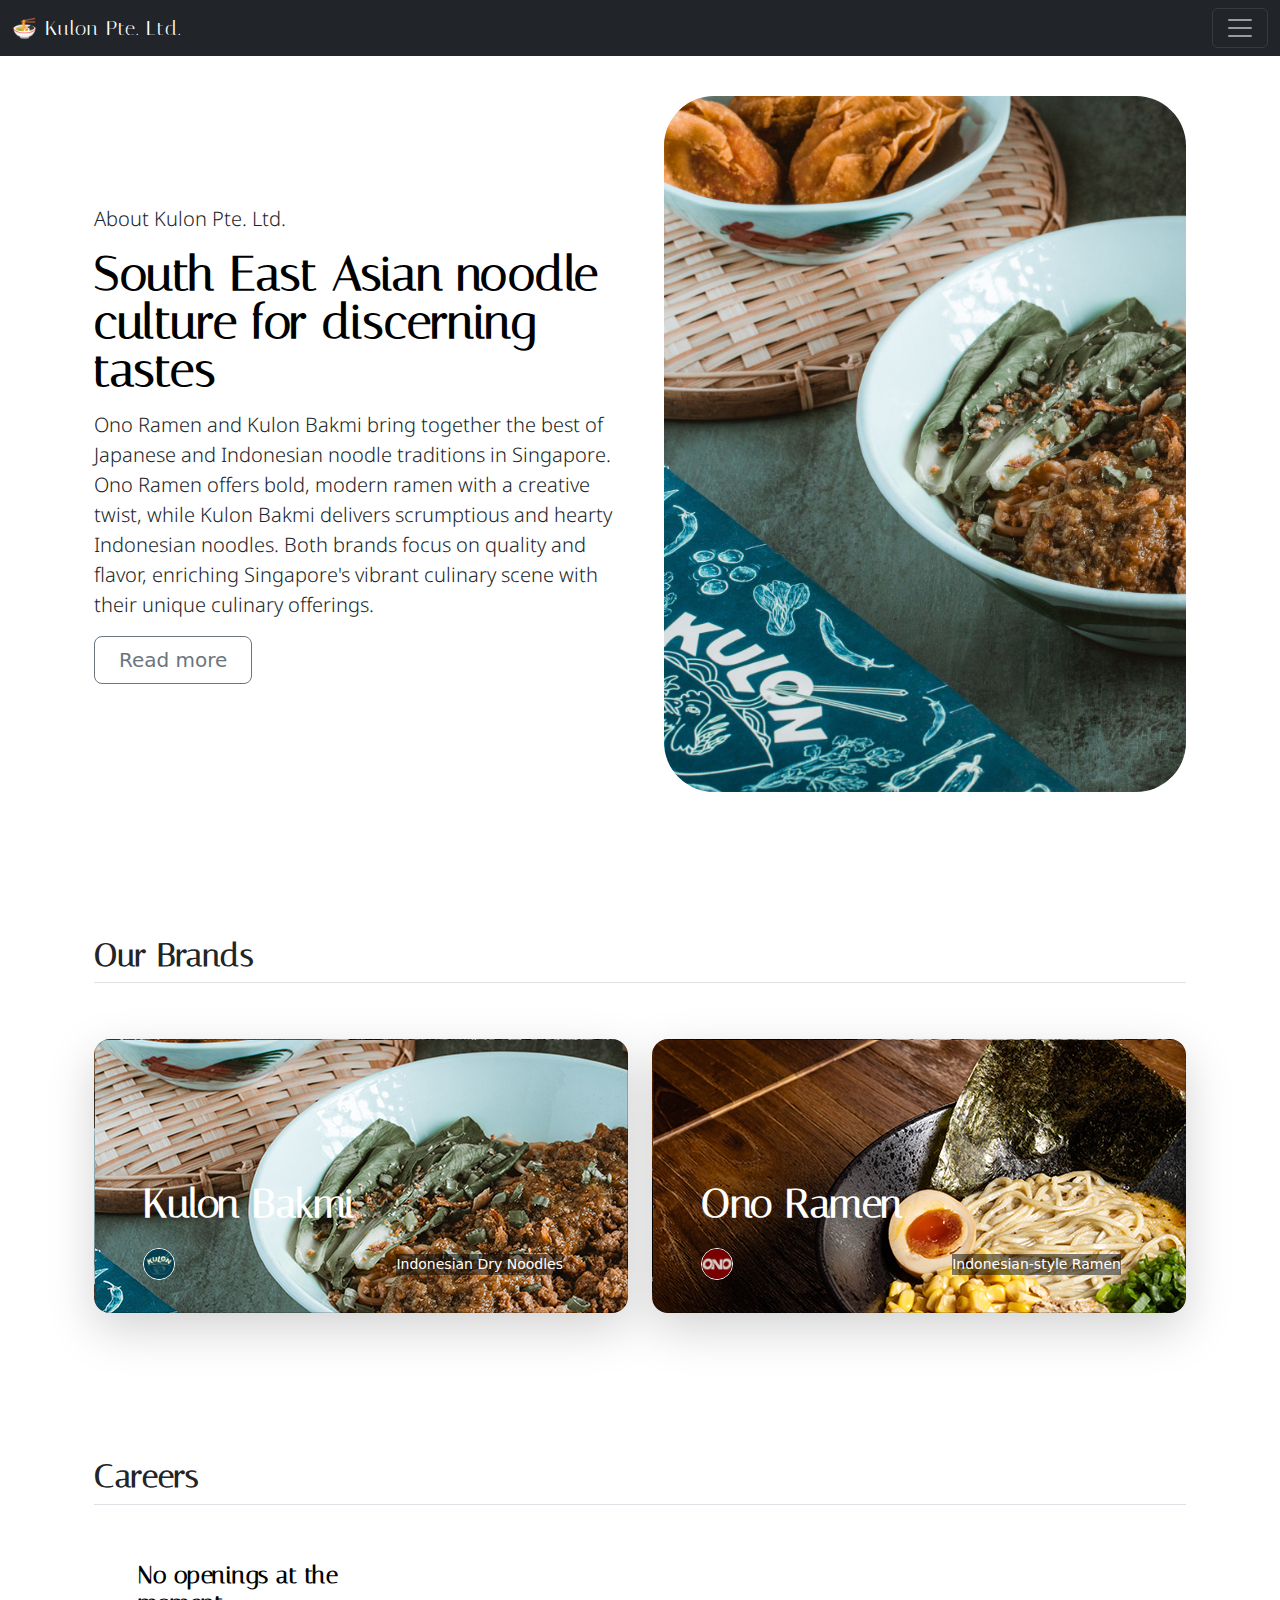
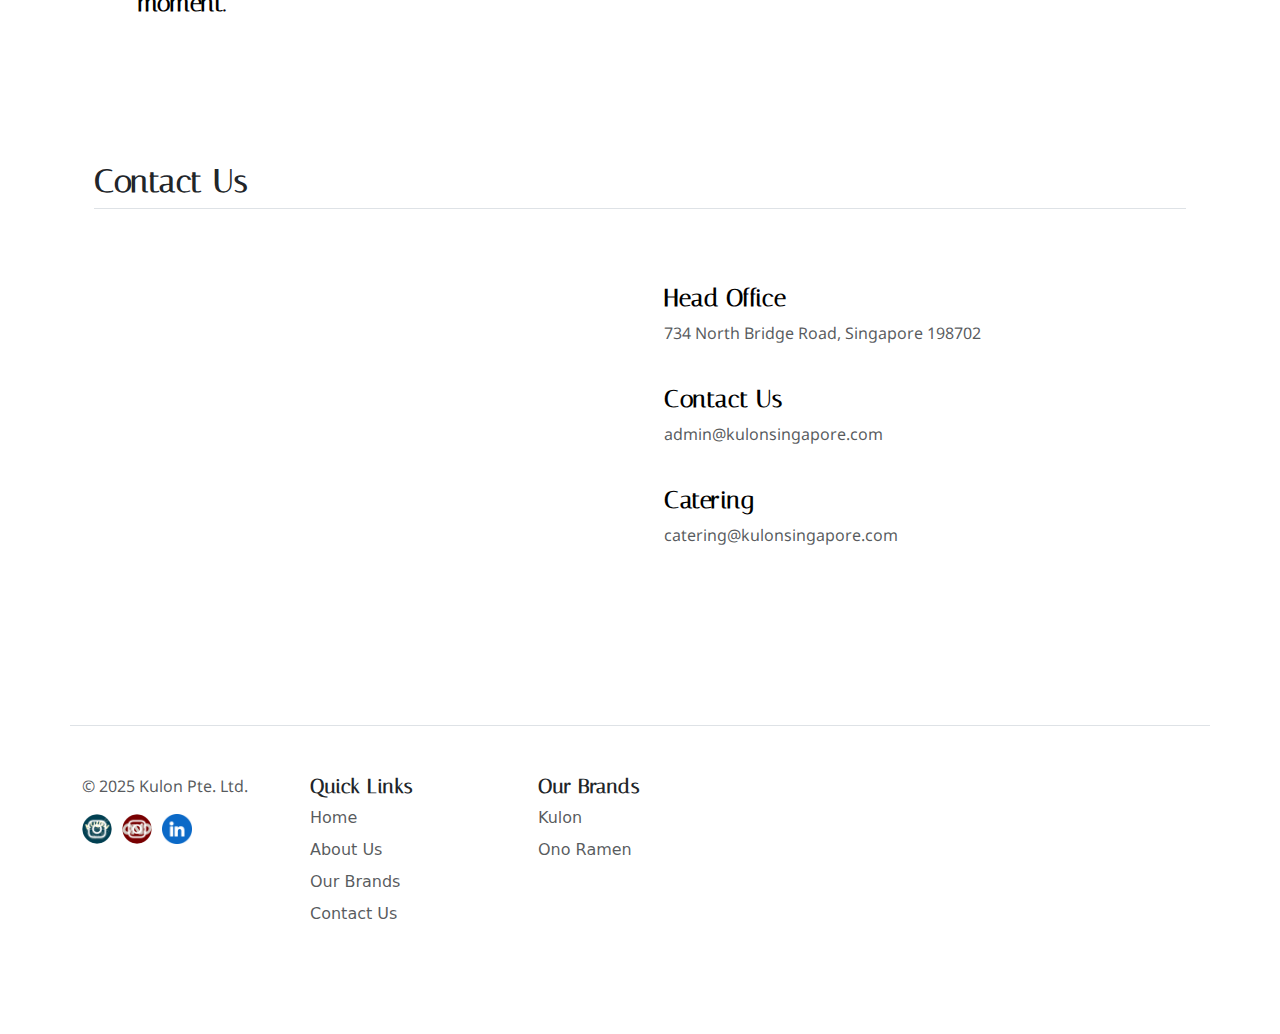
<file: index.html>
<!DOCTYPE html>
<html lang="en">

<head>
  <meta charset="UTF-8">
  <meta name="viewport" content="width=device-width, initial-scale=1.0">
  <title>🍜 Kulon Pte. Ltd. - South East Asian Noodle Culture for Discerning Tastes</title>
  
  <!-- Add founder page -->

  <!-- Stylesheet, Bootstrap -->
  <link rel="stylesheet" href="css/style.css">
  <link href="https://cdn.jsdelivr.net/npm/bootstrap@5.3.3/dist/css/bootstrap.min.css" rel="stylesheet" integrity="sha384-QWTKZyjpPEjISv5WaRU9OFeRpok6YctnYmDr5pNlyT2bRjXh0JMhjY6hW+ALEwIH" crossorigin="anonymous">
  <script src="https://cdn.jsdelivr.net/npm/bootstrap@5.3.3/dist/js/bootstrap.bundle.min.js" integrity="sha384-YvpcrYf0tY3lHB60NNkmXc5s9fDVZLESaAA55NDzOxhy9GkcIdslK1eN7N6jIeHz" crossorigin="anonymous"></script>
  
  <!-- Fonts -->
  <link rel="preconnect" href="https://fonts.googleapis.com">
  <link rel="preconnect" href="https://fonts.gstatic.com" crossorigin>
  <link href="https://fonts.googleapis.com/css2?family=Italiana&family=Noto+Sans:ital,wght@0,100..900;1,100..900&display=swap" rel="stylesheet">
</head>

<body>
  <!-- Navbar -->
  <nav class="navbar navbar-dark bg-dark fixed-top" aria-label="First navbar example">
    <div class="container-fluid">
      <a class="navbar-brand navbar-brand-custom" href="index.html">🍜 Kulon Pte. Ltd.</a>
      <button class="navbar-toggler collapsed" type="button" data-bs-toggle="collapse" data-bs-target="#navbarsExample01" aria-controls="navbarsExample01" aria-expanded="false" aria-label="Toggle navigation">
        <span class="navbar-toggler-icon"></span>
      </button>

      <div class="navbar-collapse collapse" id="navbarsExample01" style="">
        <ul class="navbar-nav me-auto mb-2">
          <li class="nav-item">
            <a class="nav-link active" aria-current="page" href="index.html">Home</a>
          </li>
          <li class="nav-item">
            <a class="nav-link" href="about.html">About Us</a>
          </li>
          <li class="nav-item dropdown">
            <a class="nav-link dropdown-toggle" href="#brands" data-bs-toggle="dropdown" aria-expanded="false">Brands</a>
            <ul class="dropdown-menu">
              <li><a class="dropdown-item" href="kulon.html">Kulon Bakmi</a></li>
              <li><a class="dropdown-item" href="ono.html">Ono Ramen</a></li>
            </ul>
          </li>
          <!--
          <li class="nav-item">
            <a class="nav-link" href="#careers">Careers</a>
          </li>
          <li class="nav-item">
            <a class="nav-link" href="#media">Media</a>
          </li>
          -->
          <li class="nav-item">
            <a class="nav-link" href="contact-us.html">Contact Us</a>
          </li>
        </ul>
      </div>
    </div>
  </nav>

  <!-- About Us - Jumbotron -->
  <!-- <section id="jumbotron" 
            class="header-jumbotron" 
            style="background-image: url('https://kulonsingapore.com/wp-content/uploads/2021/05/header-1-1.jpg');"
  > -->
  <section id="about-us">
    <div class="container col-xxl-8 px-4 py-5">
      <div class="row flex-lg-row-reverse align-items-center g-5 py-5">
        <div class="col-10 col-sm-8 col-lg-6">
          <!-- Right column, keep empty -->
           <!--<img src="images\header-kulon.jpg" height="550.66px" width="487px" class="jumbotron-image" alt="Food at Kulon">-->
           <div id="carouselExample" class="carousel slide" data-bs-ride="carousel" data-bs-interval="1500">
            <div class="carousel-inner">
              <div class="carousel-item active">
                <img src="images\carousel-01.jpg" class="d-block w-100 carousel-image" alt="...">
              </div>
              <div class="carousel-item">
                <img src="images\carousel-02.jpg" class="d-block w-100 carousel-image" alt="...">
              </div>
              <div class="carousel-item">
                <img src="images\carousel-03.jpg" class="d-block w-100 carousel-image" alt="...">
              </div>
              <div class="carousel-item">
                <img src="images\carousel-04.jpg" class="d-block w-100 carousel-image" alt="...">
              </div>
            </div>
            <!--
            <button class="carousel-control-prev" type="button" data-bs-target="#carouselExample" data-bs-slide="prev">
              <span class="carousel-control-prev-icon" aria-hidden="true"></span>
              <span class="visually-hidden">Previous</span>
            </button>
            <button class="carousel-control-next" type="button" data-bs-target="#carouselExample" data-bs-slide="next">
              <span class="carousel-control-next-icon" aria-hidden="true"></span>
              <span class="visually-hidden">Next</span>
            </button>
            -->
          </div>
          
        </div>
        <div class="col-lg-6">
          <p class="lead">About Kulon Pte. Ltd.</p>
          <h1 class="display-5 fw-bold text-body-emphasis lh-1 mb-3">South East Asian noodle culture for discerning tastes</h1>
          <p class="lead">Ono Ramen and Kulon Bakmi bring together the best of Japanese and Indonesian noodle traditions in Singapore. Ono Ramen offers bold, modern ramen with a creative twist, while Kulon Bakmi delivers scrumptious and hearty Indonesian noodles. Both brands focus on quality and flavor, enriching Singapore's vibrant culinary scene with their unique culinary offerings.</p>
          <div class="d-grid gap-2 d-md-flex justify-content-md-start">
            <a href="about.html"><button type="button" class="btn btn-outline-secondary btn-lg px-4">Read more</button></a>
          </div>
        </div>
      </div>
    </div>
  </section>

  <!-- Brands - Features -->
  <section id="brands">
    <div class="container px-4 py-5" id="custom-cards">
      <h2 class="pb-2 border-bottom fw-bold">Our Brands</h2>
  
      <div class="row row-cols-1 row-cols-lg-2 align-items-stretch g-4 py-5">
        <div class="col">
          <a href="kulon.html">
            <div class="card card-cover h-100 overflow-hidden text-bg-dark rounded-4 shadow-lg" style="background-image: url('images/main-brand-kulon.jpg');">
              <div class="d-flex flex-column h-100 p-5 pb-3 text-white text-shadow-1">
                <h3 class="pt-5 mt-5 mb-4 display-6 lh-1 fw-bold">Kulon Bakmi</h3>
                <ul class="d-flex list-unstyled mt-auto">
                  <li class="me-auto">
                    <img src="images/logo-kulon.jpg" alt="Kulon Bakmi" width="32" height="32" class="rounded-circle border border-white">
                  </li> 
                  <li class="d-flex align-items-center me-3">
                    <small class="brand-text">Indonesian Dry Noodles</small>
                  </li>
                </ul>
              </div>
            </div>
          </a>
        </div>
  
        <div class="col">
          <a href="ono.html">
            <div class="card card-cover h-100 overflow-hidden text-bg-dark rounded-4 shadow-lg" style="background-image: url('images/main-brand-ono.jpg');">
              <div class="d-flex flex-column h-100 p-5 pb-3 text-white text-shadow-1">
                <h3 class="pt-5 mt-5 mb-4 display-6 lh-1 fw-bold">Ono Ramen</h3>
                <ul class="d-flex list-unstyled mt-auto">
                  <li class="me-auto">
                    <img src="images/logo-ono.jpg" alt="Ono Ramen" width="32" height="32" class="rounded-circle border border-white">
                  </li>
                  <li class="d-flex align-items-center me-3">
                    <small class="brand-text">Indonesian-style Ramen</small>
                  </li>
                </ul>
              </div>
            </div>
          </a>
        </div>
      </div>
    </div>
  </section>

  <!-- Careers - Jumbotron -->
  <section id="careers">
    <div class="container px-4 py-5" id="icon-grid">
      <h2 class="pb-2 border-bottom fw-bold">Careers</h2>
  
      <div class="row row-cols-1 row-cols-sm-2 row-cols-md-3 row-cols-lg-4 g-4 py-5">
        <div class="col d-flex align-items-start">
          <svg class="bi text-body-secondary flex-shrink-0 me-3" width="1.75em" height="1.75em"><use xlink:href="#bootstrap"></use></svg>
          <h3 class="fw-bold mb-0 fs-4 text-body-emphasis">No openings at the moment.</h3>
          <!--
          <div>
            <h3 class="fw-bold mb-0 fs-4 text-body-emphasis">Front of House</h3>
            <p>Ono Ramen</p>
            <div class="d-grid gap-2 d-md-flex justify-content-md-start">
              <button type="button" class="btn btn-outline-secondary btn-lg px-4">Apply Now!</button>
            </div>
          </div>
        </div>
        <div class="col d-flex align-items-start">
          <svg class="bi text-body-secondary flex-shrink-0 me-3" width="1.75em" height="1.75em"><use xlink:href="#cpu-fill"></use></svg>
          <div>
            <h3 class="fw-bold mb-0 fs-4 text-body-emphasis">Front of House</h3>
            <p>Kulon</p>
            <div class="d-grid gap-2 d-md-flex justify-content-md-start">
              <button type="button" class="btn btn-outline-secondary btn-lg px-4">Apply Now!</button>
            </div>
          </div>
          -->
        </div>
        <!--
        <div class="col d-flex align-items-start">
          <svg class="bi text-body-secondary flex-shrink-0 me-3" width="1.75em" height="1.75em"><use xlink:href="#home"></use></svg>
          <div>
            <h3 class="fw-bold mb-0 fs-4 text-body-emphasis">Featured title</h3>
            <p>Paragraph of text beneath the heading to explain the heading.</p>
          </div>
        </div>
        <div class="col d-flex align-items-start">
          <svg class="bi text-body-secondary flex-shrink-0 me-3" width="1.75em" height="1.75em"><use xlink:href="#speedometer2"></use></svg>
          <div>
            <h3 class="fw-bold mb-0 fs-4 text-body-emphasis">Featured title</h3>
            <p>Paragraph of text beneath the heading to explain the heading.</p>
          </div>
        </div>
        -->
      </div>
    </div>
  </section>

  <!-- Media -->
   <!--
  <section id="media">
    <div class="container px-4 py-5" id="hanging-icons">
      <h2 class="pb-2 border-bottom fw-bold">Media</h2>
      -->
      <!--
      <div class="row g-4 py-5 row-cols-1 row-cols-lg-3">
        <div class="col d-flex align-items-start">
          <div class="icon-square text-body-emphasis bg-body-secondary d-inline-flex align-items-center justify-content-center fs-4 flex-shrink-0 me-3">
            <svg class="bi" width="1em" height="1em"><use xlink:href="#toggles2"></use></svg>
          </div>
          <div>
            <h3 class="fs-2 text-body-emphasis">Gallery</h3>
            <p>Paragraph of text beneath the heading to explain the heading. We'll add onto it with another sentence and probably just keep going until we run out of words.</p>
            <a href="#" class="btn btn-primary">
              Primary button
            </a>
          </div>
        </div>
        <div class="col d-flex align-items-start">
          <div class="icon-square text-body-emphasis bg-body-secondary d-inline-flex align-items-center justify-content-center fs-4 flex-shrink-0 me-3">
            <svg class="bi" width="1em" height="1em"><use xlink:href="#cpu-fill"></use></svg>
          </div>
          <div>
            <h3 class="fs-2 text-body-emphasis">Featured title</h3>
            <p>Paragraph of text beneath the heading to explain the heading. We'll add onto it with another sentence and probably just keep going until we run out of words.</p>
            <a href="#" class="btn btn-primary">
              Primary button
            </a>
          </div>
        </div>
        <div class="col d-flex align-items-start">
          <div class="icon-square text-body-emphasis bg-body-secondary d-inline-flex align-items-center justify-content-center fs-4 flex-shrink-0 me-3">
            <svg class="bi" width="1em" height="1em"><use xlink:href="#tools"></use></svg>
          </div>
          <div>
            <h3 class="fs-2 text-body-emphasis">Featured title</h3>
            <p>Paragraph of text beneath the heading to explain the heading. We'll add onto it with another sentence and probably just keep going until we run out of words.</p>
            <a href="#" class="btn btn-primary">
              Primary button
            </a>
          </div>
        </div>
      </div>
    -->
      <!--
    </div>
  </section>
  -->
  <!-- Contact Us -->
  <section id="contact-us">
    <div class="container px-4 py-5">
      <h2 class="pb-2 border-bottom fw-bold">Contact Us</h2>
  
      <div class="row row-cols-1 row-cols-md-2 align-items-md-center g-5 py-5">
        <div class="col d-flex flex-column align-items-start gap-2">
          <h2 class="fw-bold text-body-emphasis"> </h2>
          <!--<p class="text-body-secondary"> </p>-->
          <iframe src="https://www.google.com/maps/embed?pb=!1m18!1m12!1m3!1d4312.31665932027!2d103.85684819460569!3d1.3028208868215443!2m3!1f0!2f0!3f0!3m2!1i1024!2i768!4f13.1!3m3!1m2!1s0x31da19ac57fbfc01%3A0xdafd9bee332ec9f5!2sOno%20Ramen!5e1!3m2!1sen!2ssg!4v1737746003511!5m2!1sen!2ssg" width="400" height="300" style="border:0;" allowfullscreen="" loading="lazy" referrerpolicy="no-referrer-when-downgrade"></iframe>
        </div>
  
        <div class="col">
          <div class="row row-cols-1 row-cols-sm-1 g-4">
              <div class="col d-flex flex-column gap-2">
                <h4 class="fw-semibold mb-0 text-body-emphasis">Head Office</h4>
                <p class="text-body-secondary">734 North Bridge Road, Singapore 198702</p>
              </div>

              <div class="col d-flex flex-column gap-2">
                <h4 class="fw-semibold mb-0 text-body-emphasis">Contact Us</h4>
                <a href="mailto:admin@kulonsingapore.com">
                  <p class="text-body-secondary">admin@kulonsingapore.com</p>
                </a>
              </div>

              <div class="col d-flex flex-column gap-2">
                <h4 class="fw-semibold mb-0 text-body-emphasis">Catering</h4>
                <a href="mailto:catering@kulonsingapore.com">
                  <p class="text-body-secondary">catering@kulonsingapore.com</p>
                </a>
              </div>
            </div>
          </div>
        </div>
      </div>
    </div>
  </section>

  <!-- Footer -->
  <section id="footer">
    <div class="container">
      <footer class="row row-cols-1 row-cols-sm-2 row-cols-md-5 py-5 my-5 border-top">
        <div class="col mb-3">
          <p class="text-body-secondary">© 2025 Kulon Pte. Ltd.</p>
          <a href="https://www.instagram.com/kulon.sg/" target="_blank" rel="noopener noreferrer" >
            <img src="images\icon-ig-kulon.png" class="rounded-circle footer-icon" width="30px" height="30px">
          </a>
          <a href="https://www.instagram.com/ono.ramen/" target="_blank" rel="noopener noreferrer" >
            <img src="images\icon-ig-ono.png" class="rounded-circle footer-icon" width="30px" height="30px">
          </a>
          <a href="https://www.linkedin.com/company/kulon-pte-ltd" target="_blank" rel="noopener noreferrer" >
            <img src="images\icon-linkedin.png" class="footer-icon" width="30px" height="30px">
          </a>
        </div>

        <div class="col mb-1">
          <h5 class="fw-bold">Quick Links</h5>
          <ul class="nav flex-column">
            <!--class="d-flex align-items-center mb-3 link-body-emphasis text-decoration-none"-->
            <li class="nav-item mb-2"><a href="index.html" class="nav-link p-0 text-body-secondary">Home</a></li>
            <li class="nav-item mb-2"><a href="about.html" class="nav-link p-0 text-body-secondary">About Us</a></li>
            <li class="nav-item mb-2"><a href="brands.html" class="nav-link p-0 text-body-secondary">Our Brands</a></li>
            <!--
            <li class="nav-item mb-2"><a href="#careers" class="nav-link p-0 text-body-secondary">Careers</a></li>
            <li class="nav-item mb-2"><a href="#media" class="nav-link p-0 text-body-secondary">Media</a></li>
            -->
            <li class="nav-item mb-2"><a href="contact-us.html" class="nav-link p-0 text-body-secondary">Contact Us</a></li>
          </ul>
        </div>

        <div class="col mb-1">
          <h5 class="fw-bold">Our Brands</h5>
          <ul class="nav flex-column">
            <li class="nav-item mb-2"><a href="kulon.html" class="nav-link p-0 text-body-secondary">Kulon</a></li>
            <li class="nav-item mb-2"><a href="ono.html" class="nav-link p-0 text-body-secondary">Ono Ramen</a></li>
          </ul>
        </div>

      </footer>
    </div>
  </section>
</body>

</html>
</file>
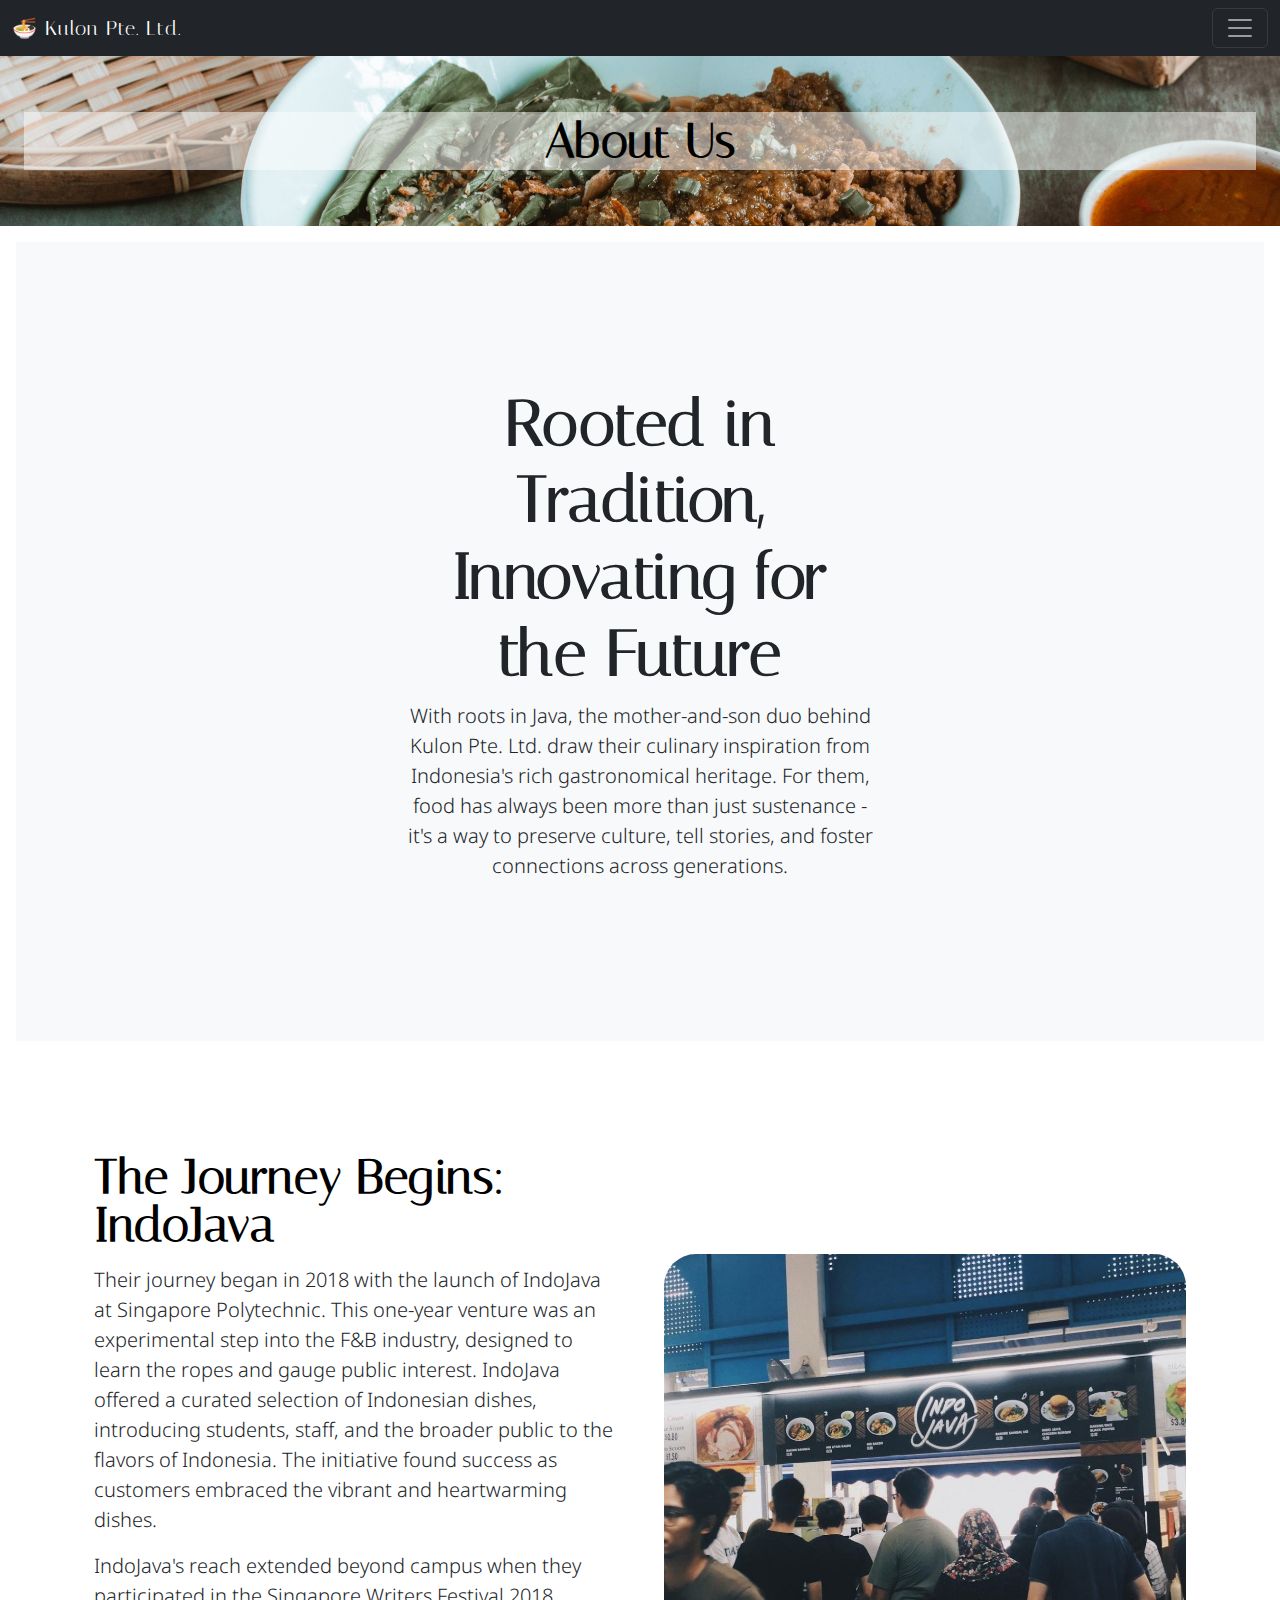
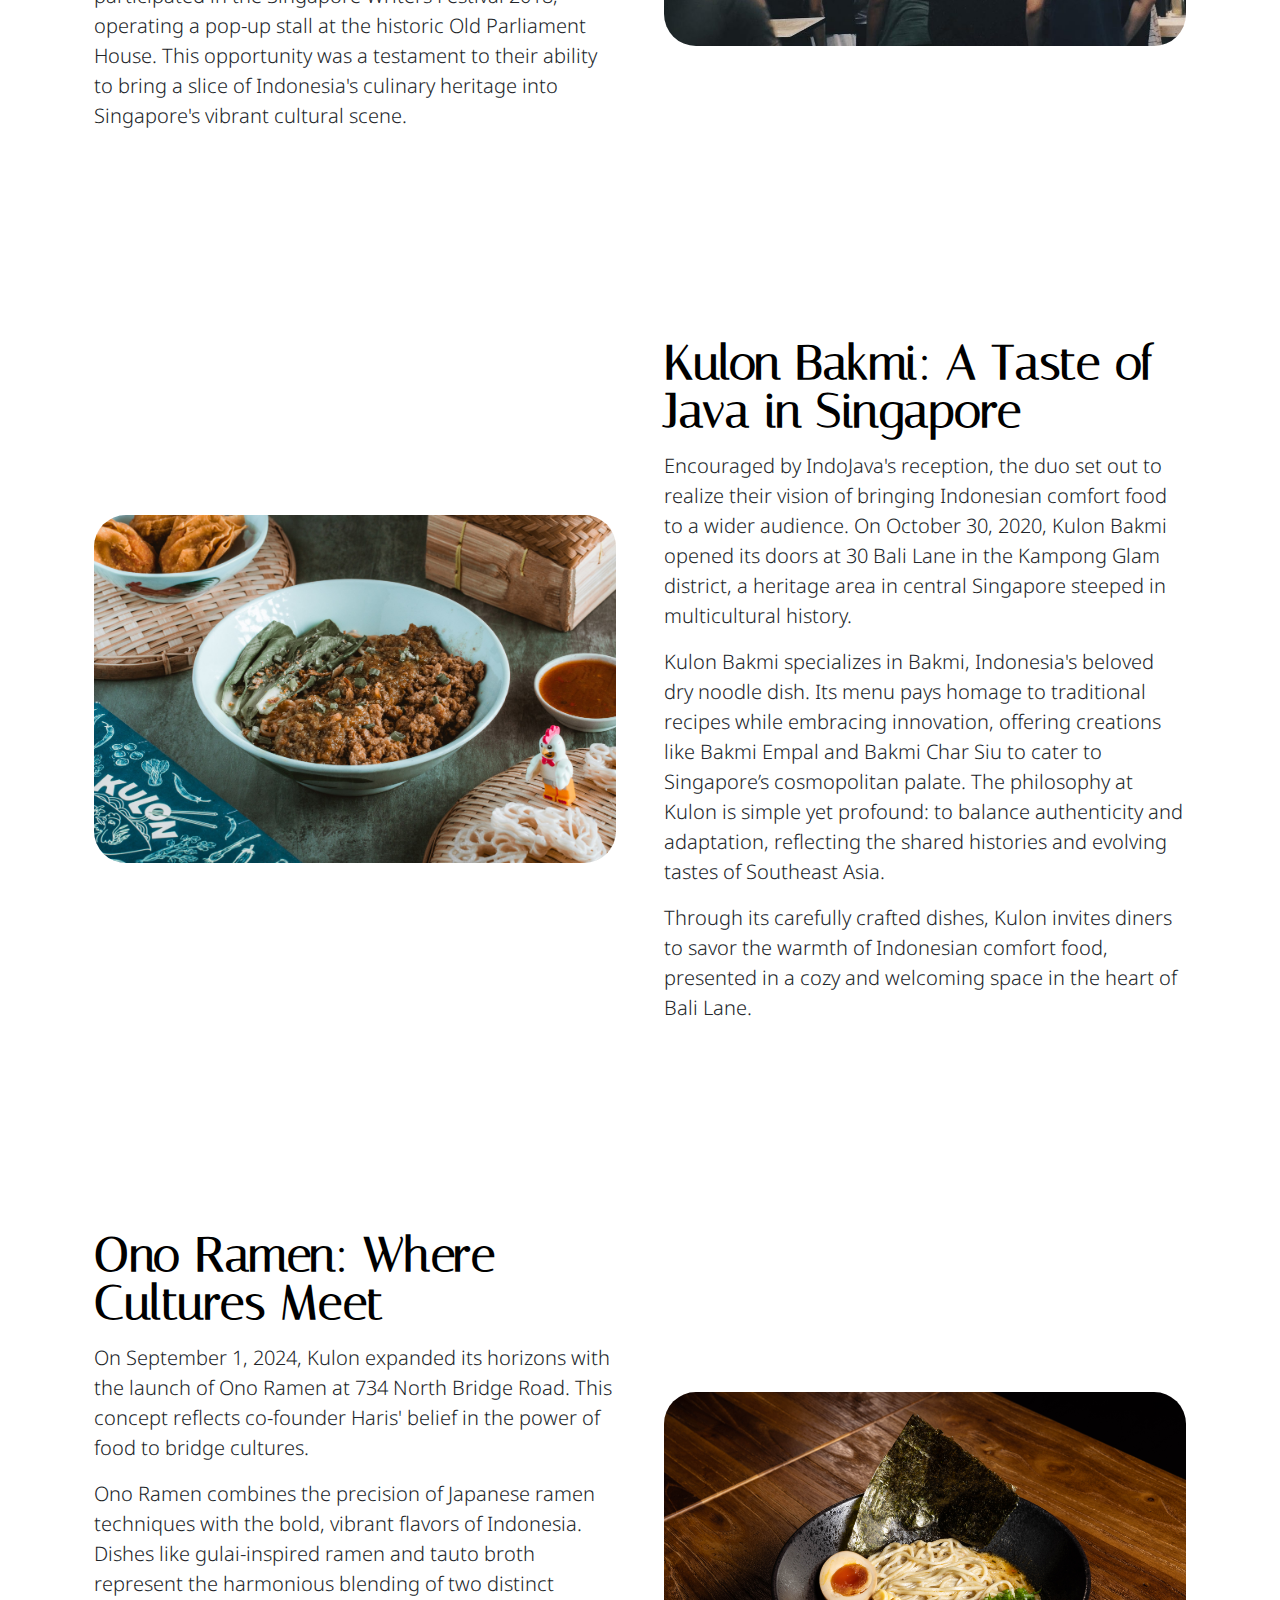
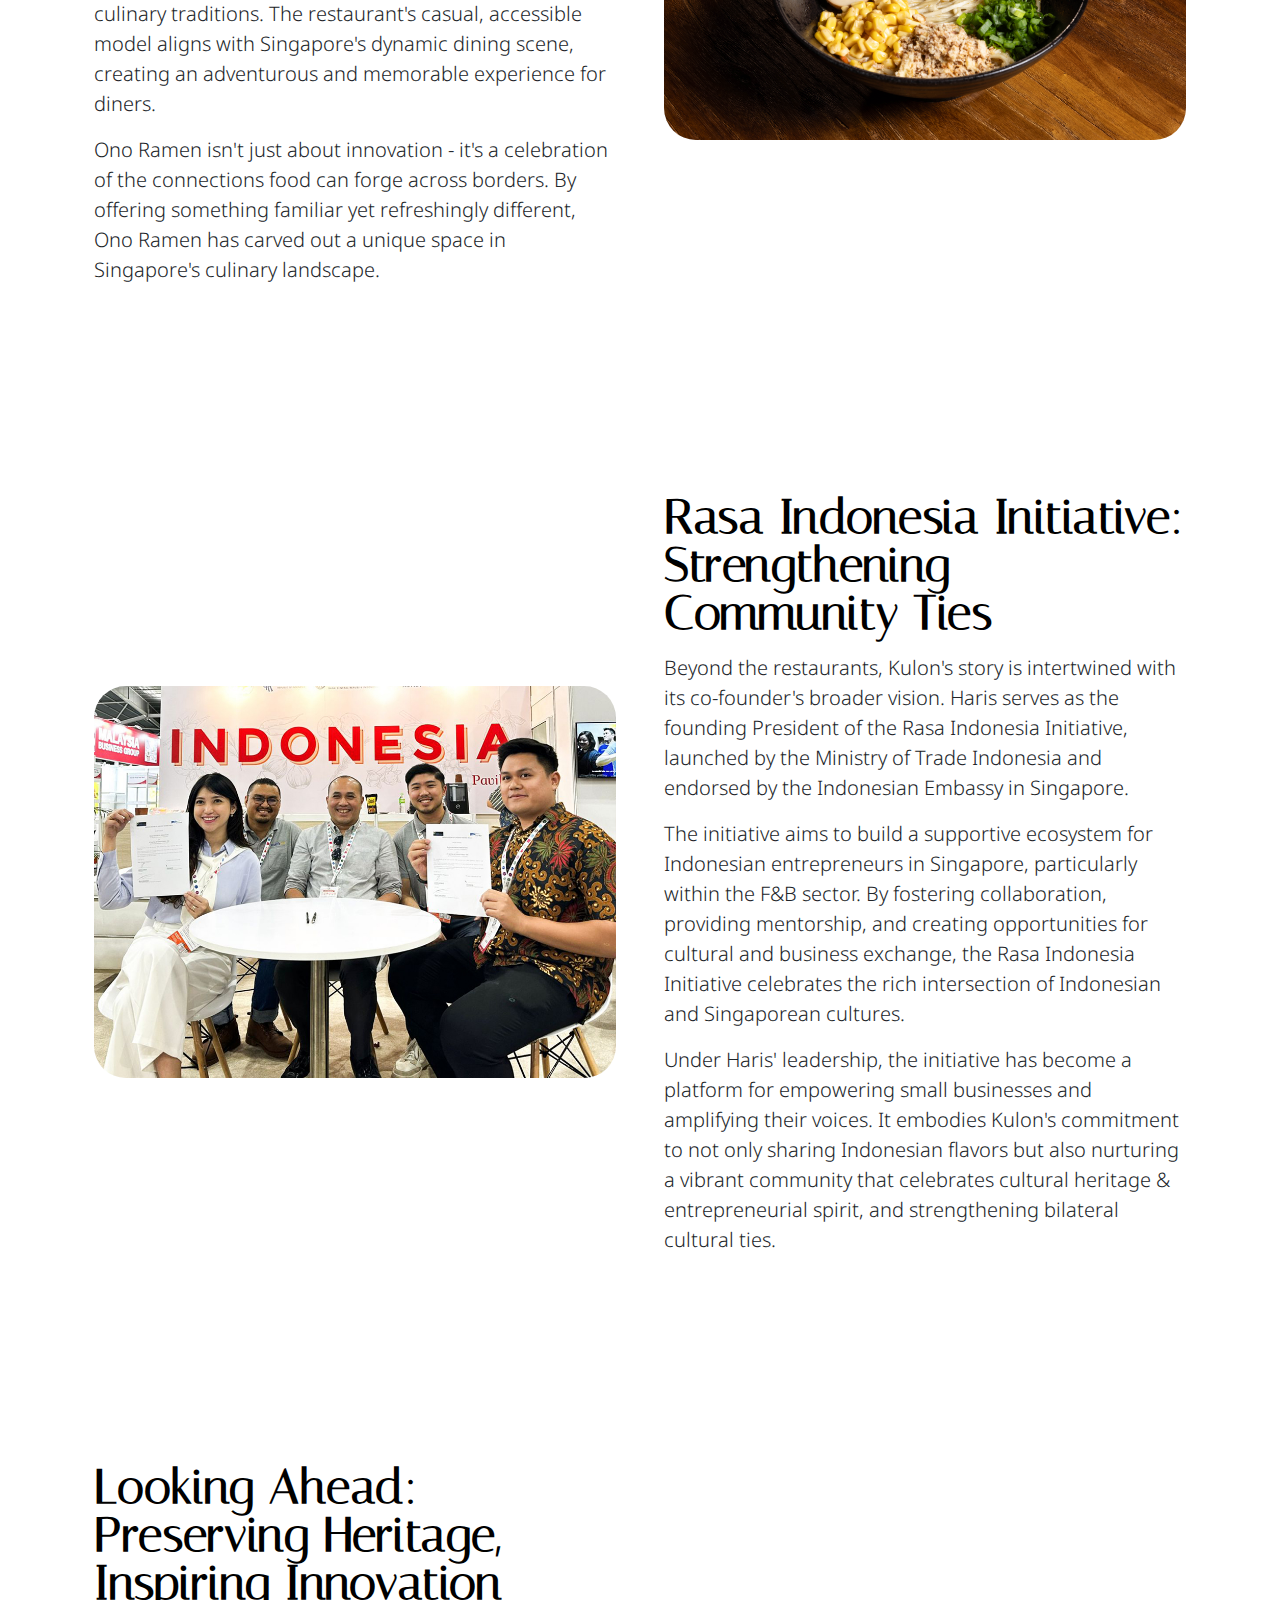
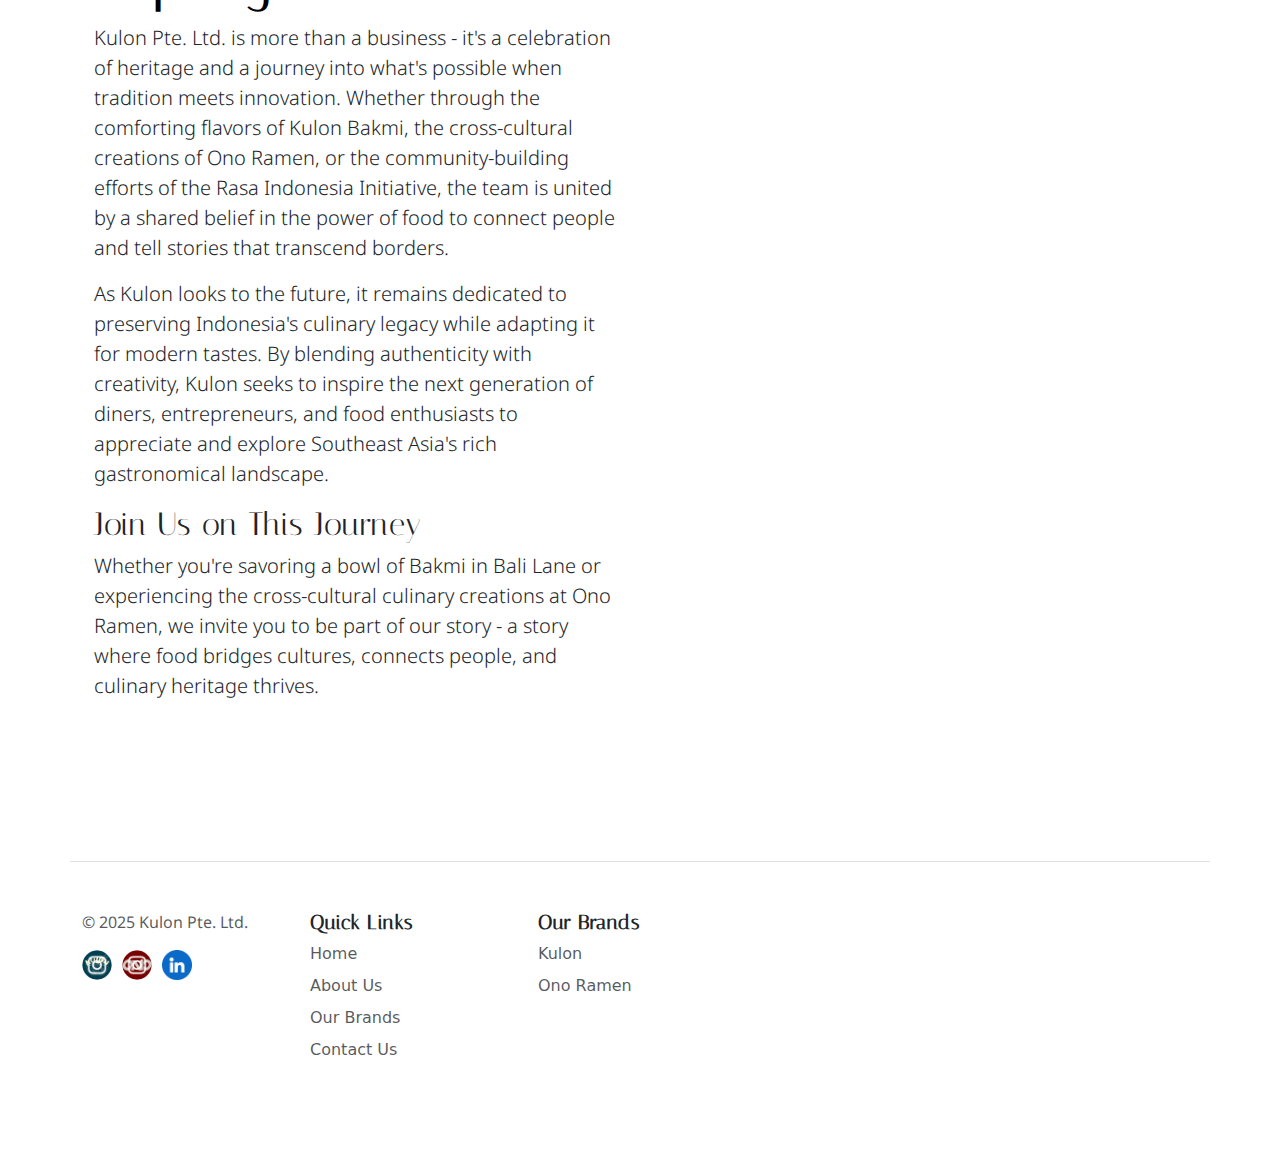
<file: about.html>
<!DOCTYPE html>
<html lang="en">

<head>
  <meta charset="UTF-8">
  <meta name="viewport" content="width=device-width, initial-scale=1.0">
  <title>🍜 Kulon Pte. Ltd. - South East Asian Noodle Culture for Discerning Tastes</title>
  
  <!-- Stylesheet, Bootstrap -->
  <link rel="stylesheet" href="css/style.css">
  <link href="https://cdn.jsdelivr.net/npm/bootstrap@5.3.3/dist/css/bootstrap.min.css" rel="stylesheet" integrity="sha384-QWTKZyjpPEjISv5WaRU9OFeRpok6YctnYmDr5pNlyT2bRjXh0JMhjY6hW+ALEwIH" crossorigin="anonymous">
  <script src="https://cdn.jsdelivr.net/npm/bootstrap@5.3.3/dist/js/bootstrap.bundle.min.js" integrity="sha384-YvpcrYf0tY3lHB60NNkmXc5s9fDVZLESaAA55NDzOxhy9GkcIdslK1eN7N6jIeHz" crossorigin="anonymous"></script>
  
  <!-- Fonts -->
  <link rel="preconnect" href="https://fonts.googleapis.com">
  <link rel="preconnect" href="https://fonts.gstatic.com" crossorigin>
  <link href="https://fonts.googleapis.com/css2?family=Italiana&family=Noto+Sans:ital,wght@0,100..900;1,100..900&display=swap" rel="stylesheet">
</head>

<body>
  <!-- Navbar -->
  <nav class="navbar navbar-dark bg-dark fixed-top" aria-label="First navbar example">
    <div class="container-fluid">
      <a class="navbar-brand navbar-brand-custom" href="index.html">🍜 Kulon Pte. Ltd.</a>
      <button class="navbar-toggler collapsed" type="button" data-bs-toggle="collapse" data-bs-target="#navbarsExample01" aria-controls="navbarsExample01" aria-expanded="false" aria-label="Toggle navigation">
        <span class="navbar-toggler-icon"></span>
      </button>

      <div class="navbar-collapse collapse" id="navbarsExample01" style="">
        <ul class="navbar-nav me-auto mb-2">
          <li class="nav-item">
            <a class="nav-link active" aria-current="page" href="index.html">Home</a>
          </li>
          <li class="nav-item">
            <a class="nav-link" href="about.html">About Us</a>
          </li>
          <li class="nav-item dropdown">
            <a class="nav-link dropdown-toggle" href="#brands" data-bs-toggle="dropdown" aria-expanded="false">Brands</a>
            <ul class="dropdown-menu">
              <li><a class="dropdown-item" href="kulon.html">Kulon Bakmi</a></li>
              <li><a class="dropdown-item" href="ono.html">Ono Ramen</a></li>
            </ul>
          </li>
          <!--
          <li class="nav-item">
            <a class="nav-link" href="#careers">Careers</a>
          </li>
          <li class="nav-item">
            <a class="nav-link" href="#media">Media</a>
          </li>
          -->
          <li class="nav-item">
            <a class="nav-link" href="contact-us.html">Contact Us</a>
          </li>
        </ul>
      </div>
    </div>
  </nav>

  <!-- About Us -->
  <section id="about-us">
    <!--jumbotron px-4 py-5 my-5 text-center header-kulon-->
    <div class="jumbotron px-4 py-5 text-center header-kulon margin-top" style="background-image: url('images/brand-kulon.jpg');">
        <!--<img class="rounded-circle" src="images/logo-kulon.jpg" alt="Kulon Logo" width="100" height="100">-->
        <h1 class="display-5 fw-bold text-body-emphasis header-text margin-top">About Us</h1>     
    </div>
  </section>

    <!-- Section 1 - Opening -->
    <section id="section-1">
      <div class="position-relative overflow-hidden p-3 p-md-5 m-md-3 text-center bg-body-tertiary">
        <div class="col-md-6 p-lg-5 mx-auto my-5">
          <h1 class="display-3 fw-bold">Rooted in Tradition, Innovating for the Future</h1>
          <p class="lead">With roots in Java, the mother-and-son duo behind Kulon Pte. Ltd. draw their culinary inspiration from Indonesia's rich gastronomical heritage. For them, food has always been more than just sustenance - it's a way to preserve culture, tell stories, and foster connections across generations.</p>
        </div>
        <div class="product-device shadow-sm d-none d-md-block"></div>
        <div class="product-device product-device-2 shadow-sm d-none d-md-block"></div>
      </div>
    </section>

  <!-- Section 2 - IndoJava -->
  <section id="section-2">
    <div class="container col-xxl-8 px-4 py-5">
        <div class="row flex-lg-row-reverse align-items-center g-5 py-5">
          <div class="col-10 col-sm-8 col-lg-6">
            <img src="images\aboutus-01.jpg" class="d-block mx-lg-auto img-fluid rounded-5" alt="Kulon Food" width="700" height="500" loading="lazy">
          </div>
          <div class="col-lg-6">
            <h1 class="display-5 fw-bold text-body-emphasis lh-1 mb-3">The Journey Begins: IndoJava</h1>
            <p class="lead">Their journey began in 2018 with the launch of IndoJava at Singapore Polytechnic. This one-year venture was an experimental step into the F&B industry, designed to learn the ropes and gauge public interest. IndoJava offered a curated selection of Indonesian dishes, introducing students, staff, and the broader public to the flavors of Indonesia. The initiative found success as customers embraced the vibrant and heartwarming dishes.</p>
            <p class="lead">IndoJava's reach extended beyond campus when they participated in the Singapore Writers Festival 2018, operating a pop-up stall at the historic Old Parliament House. This opportunity was a testament to their ability to bring a slice of Indonesia's culinary heritage into Singapore's vibrant cultural scene.</p>
          </div>
        </div>
      </div>
  </section>

  <!-- Section 3 - Kulon -->
  <section id="section-3">
    <div class="container col-xxl-8 px-4 py-5">
        <div class="row flex-lg-row-reverse align-items-center g-5 py-5">
          <div class="col-lg-6">
            <h1 class="display-5 fw-bold text-body-emphasis lh-1 mb-3">Kulon Bakmi: A Taste of Java in Singapore</h1>
            <p class="lead">Encouraged by IndoJava's reception, the duo set out to realize their vision of bringing Indonesian comfort food to a wider audience. On October 30, 2020, Kulon Bakmi opened its doors at 30 Bali Lane in the Kampong Glam district, a heritage area in central Singapore steeped in multicultural history.</p>
            <p class="lead">Kulon Bakmi specializes in Bakmi, Indonesia's beloved dry noodle dish. Its menu pays homage to traditional recipes while embracing innovation, offering creations like Bakmi Empal and Bakmi Char Siu to cater to Singapore’s cosmopolitan palate. The philosophy at Kulon is simple yet profound: to balance authenticity and adaptation, reflecting the shared histories and evolving tastes of Southeast Asia.</p>
            <p class="lead">Through its carefully crafted dishes, Kulon invites diners to savor the warmth of Indonesian comfort food, presented in a cozy and welcoming space in the heart of Bali Lane.</p>
          </div>
          <div class="col-10 col-sm-8 col-lg-6">
            <img src="images/brand-kulon.jpg" class="d-block mx-lg-auto img-fluid rounded-5" alt="Kulon Food" width="700" height="500" loading="lazy">
          </div>
        </div>
      </div>
  </section>

    <!-- Section 4 - Ono -->
    <section id="section-4">
      <div class="container col-xxl-8 px-4 py-5">
          <div class="row flex-lg-row-reverse align-items-center g-5 py-5">
            <div class="col-10 col-sm-8 col-lg-6">
              <img src="images/brand-ono.jpg" class="d-block mx-lg-auto img-fluid rounded-5" alt="Kulon Food" width="700" height="500" loading="lazy">
            </div>
            <div class="col-lg-6">
              <h1 class="display-5 fw-bold text-body-emphasis lh-1 mb-3">Ono Ramen: Where Cultures Meet</h1>
              <p class="lead">On September 1, 2024, Kulon expanded its horizons with the launch of Ono Ramen at 734 North Bridge Road. This concept reflects co-founder Haris' belief in the power of food to bridge cultures.</p>
              <p class="lead">Ono Ramen combines the precision of Japanese ramen techniques with the bold, vibrant flavors of Indonesia. Dishes like gulai-inspired ramen and tauto broth represent the harmonious blending of two distinct culinary traditions. The restaurant's casual, accessible model aligns with Singapore's dynamic dining scene, creating an adventurous and memorable experience for diners.</p>
              <p class="lead">Ono Ramen isn't just about innovation - it's a celebration of the connections food can forge across borders. By offering something familiar yet refreshingly different, Ono Ramen has carved out a unique space in Singapore's culinary landscape.</p>
            </div>
          </div>
        </div>
    </section>
  
    <!-- Section 5 - Rasa Indonesia -->
    <section id="our-food">
      <div class="container col-xxl-8 px-4 py-5">
          <div class="row flex-lg-row-reverse align-items-center g-5 py-5">
            <div class="col-lg-6">
              <h1 class="display-5 fw-bold text-body-emphasis lh-1 mb-3">Rasa Indonesia Initiative: Strengthening Community Ties</h1>
              <p class="lead">Beyond the restaurants, Kulon's story is intertwined with its co-founder's broader vision. Haris serves as the founding President of the Rasa Indonesia Initiative, launched by the Ministry of Trade Indonesia and endorsed by the Indonesian Embassy in Singapore.</p>
              <p class="lead">The initiative aims to build a supportive ecosystem for Indonesian entrepreneurs in Singapore, particularly within the F&B sector. By fostering collaboration, providing mentorship, and creating opportunities for cultural and business exchange, the Rasa Indonesia Initiative celebrates the rich intersection of Indonesian and Singaporean cultures.</p>
              <p class="lead">Under Haris' leadership, the initiative has become a platform for empowering small businesses and amplifying their voices. It embodies Kulon's commitment to not only sharing Indonesian flavors but also nurturing a vibrant community that celebrates cultural heritage & entrepreneurial spirit, and strengthening bilateral cultural ties.</p>
            </div>
            <div class="col-10 col-sm-8 col-lg-6">
              <img src="images\rasaindo-02.jpg" class="d-block mx-lg-auto img-fluid rounded-5" alt="Rasa Indonesia signing of MOU" width="700" height="500" loading="lazy">
            </div>
          </div>
        </div>
    </section>

        <!-- Section 6 - Future -->
        <section id="section-6">
          <div class="container col-xxl-8 px-4 py-5">
              <div class="row flex-lg-row-reverse align-items-center g-5 py-5">
                <div class="col-10 col-sm-8 col-lg-6">
                  <img src="images\singapore.jpg" class="d-block mx-lg-auto img-fluid rounded-5" alt="Kulon Food" width="700" height="500" loading="lazy">
                </div>
                <div class="col-lg-6">
                  <h1 class="display-5 fw-bold text-body-emphasis lh-1 mb-3">Looking Ahead: Preserving Heritage, Inspiring Innovation</h1>
                  <p class="lead">Kulon Pte. Ltd. is more than a business - it's a celebration of heritage and a journey into what's possible when tradition meets innovation. Whether through the comforting flavors of Kulon Bakmi, the cross-cultural creations of Ono Ramen, or the community-building efforts of the Rasa Indonesia Initiative, the team is united by a shared belief in the power of food to connect people and tell stories that transcend borders.</p>
                  <p class="lead">As Kulon looks to the future, it remains dedicated to preserving Indonesia's culinary legacy while adapting it for modern tastes. By blending authenticity with creativity, Kulon seeks to inspire the next generation of diners, entrepreneurs, and food enthusiasts to appreciate and explore Southeast Asia's rich gastronomical landscape.</p>
                  <h2>Join Us on This Journey</h2>
                  <p class="lead">Whether you're savoring a bowl of Bakmi in Bali Lane or experiencing the cross-cultural culinary creations at Ono Ramen, we invite you to be part of our story - a story where food bridges cultures, connects people, and culinary heritage thrives.</p>
                </div>
              </div>
            </div>
        </section>

  <!-- Footer -->
  <section id="footer">
    <div class="container">
      <footer class="row row-cols-1 row-cols-sm-2 row-cols-md-5 py-5 my-5 border-top">
        <div class="col mb-3">
          <p class="text-body-secondary">© 2025 Kulon Pte. Ltd.</p>
          <a href="https://www.instagram.com/kulon.sg/" target="_blank" rel="noopener noreferrer" >
            <img src="images\icon-ig-kulon.png" class="rounded-circle footer-icon" width="30px" height="30px">
          </a>
          <a href="https://www.instagram.com/ono.ramen/" target="_blank" rel="noopener noreferrer" >
            <img src="images\icon-ig-ono.png" class="rounded-circle footer-icon" width="30px" height="30px">
          </a>
          <a href="https://www.linkedin.com/company/kulon-pte-ltd" target="_blank" rel="noopener noreferrer" >
            <img src="images\icon-linkedin.png" class="footer-icon" width="30px" height="30px">
          </a>
        </div>

        <div class="col mb-1">
          <h5 class="fw-bold">Quick Links</h5>
          <ul class="nav flex-column">
            <!--class="d-flex align-items-center mb-3 link-body-emphasis text-decoration-none"-->
            <li class="nav-item mb-2"><a href="index.html" class="nav-link p-0 text-body-secondary">Home</a></li>
            <li class="nav-item mb-2"><a href="about.html" class="nav-link p-0 text-body-secondary">About Us</a></li>
            <li class="nav-item mb-2"><a href="brands.html" class="nav-link p-0 text-body-secondary">Our Brands</a></li>
            <!--
            <li class="nav-item mb-2"><a href="#careers" class="nav-link p-0 text-body-secondary">Careers</a></li>
            <li class="nav-item mb-2"><a href="#media" class="nav-link p-0 text-body-secondary">Media</a></li>
            -->
            <li class="nav-item mb-2"><a href="contact-us.html" class="nav-link p-0 text-body-secondary">Contact Us</a></li>
          </ul>
        </div>

        <div class="col mb-1">
          <h5 class="fw-bold">Our Brands</h5>
          <ul class="nav flex-column">
            <li class="nav-item mb-2"><a href="kulon.html" class="nav-link p-0 text-body-secondary">Kulon</a></li>
            <li class="nav-item mb-2"><a href="ono.html" class="nav-link p-0 text-body-secondary">Ono Ramen</a></li>
          </ul>
        </div>

      </footer>
    </div>
  </section>
</body>

</html>
</file>
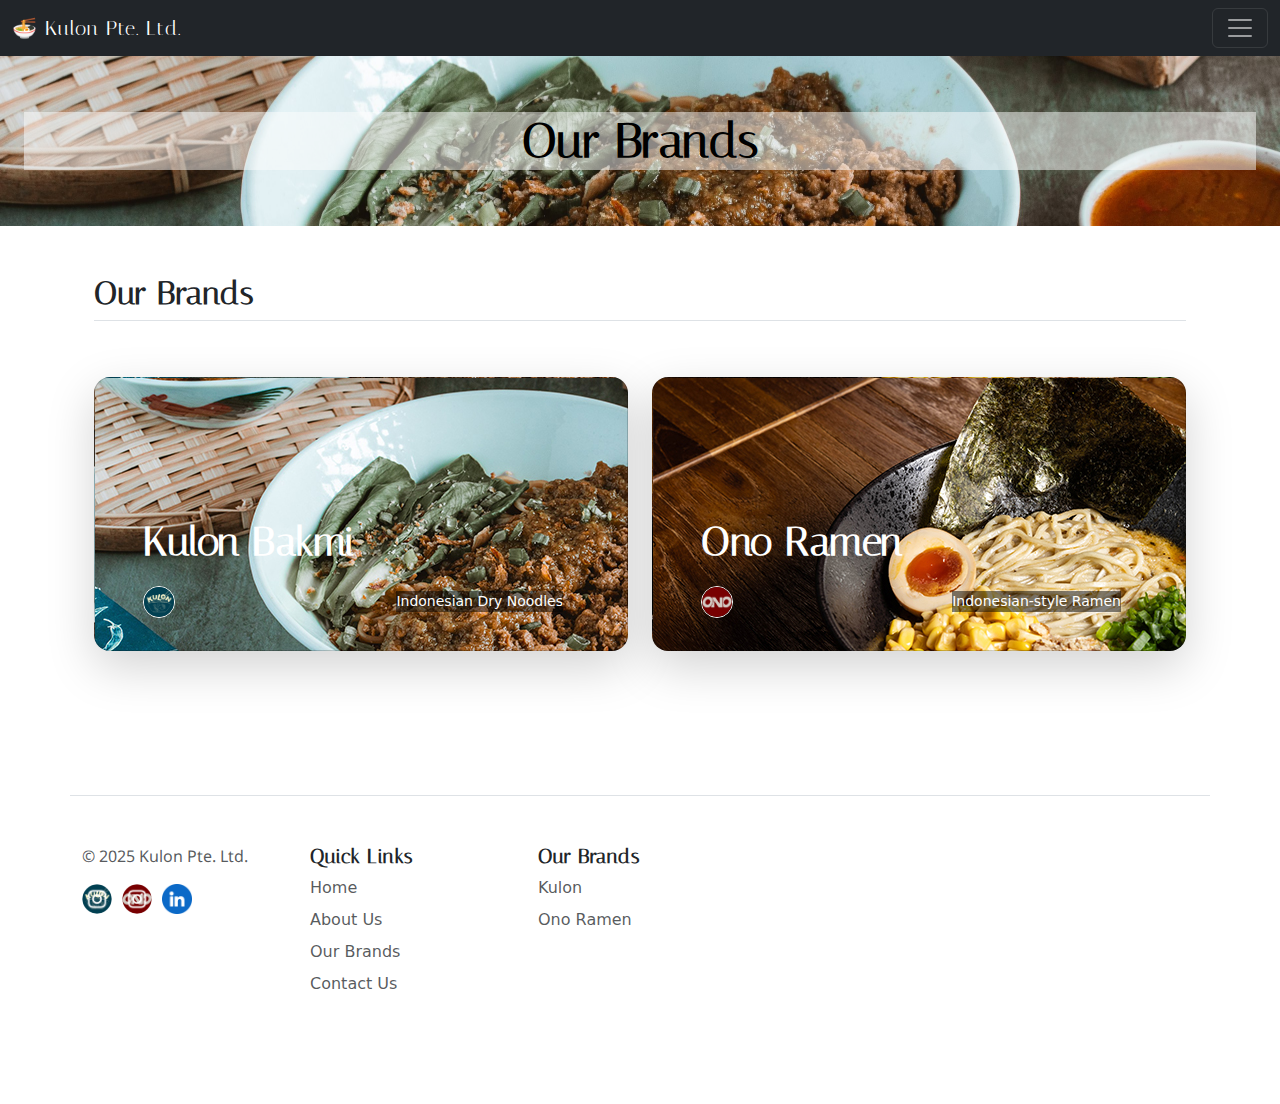
<file: brands.html>
<!DOCTYPE html>
<html lang="en">

<head>
  <meta charset="UTF-8">
  <meta name="viewport" content="width=device-width, initial-scale=1.0">
  <title>🍜 Kulon Pte. Ltd. - South East Asian Noodle Culture for Discerning Tastes</title>
  
  <!-- Add founder page -->

  <!-- Stylesheet, Bootstrap -->
  <link rel="stylesheet" href="css/style.css">
  <link href="https://cdn.jsdelivr.net/npm/bootstrap@5.3.3/dist/css/bootstrap.min.css" rel="stylesheet" integrity="sha384-QWTKZyjpPEjISv5WaRU9OFeRpok6YctnYmDr5pNlyT2bRjXh0JMhjY6hW+ALEwIH" crossorigin="anonymous">
  <script src="https://cdn.jsdelivr.net/npm/bootstrap@5.3.3/dist/js/bootstrap.bundle.min.js" integrity="sha384-YvpcrYf0tY3lHB60NNkmXc5s9fDVZLESaAA55NDzOxhy9GkcIdslK1eN7N6jIeHz" crossorigin="anonymous"></script>
  
  <!-- Fonts -->
  <link rel="preconnect" href="https://fonts.googleapis.com">
  <link rel="preconnect" href="https://fonts.gstatic.com" crossorigin>
  <link href="https://fonts.googleapis.com/css2?family=Italiana&family=Noto+Sans:ital,wght@0,100..900;1,100..900&display=swap" rel="stylesheet">
</head>

<body>
  <!-- Navbar -->
  <nav class="navbar navbar-dark bg-dark fixed-top" aria-label="First navbar example">
    <div class="container-fluid">
      <a class="navbar-brand navbar-brand-custom" href="index.html">🍜 Kulon Pte. Ltd.</a>
      <button class="navbar-toggler collapsed" type="button" data-bs-toggle="collapse" data-bs-target="#navbarsExample01" aria-controls="navbarsExample01" aria-expanded="false" aria-label="Toggle navigation">
        <span class="navbar-toggler-icon"></span>
      </button>

      <div class="navbar-collapse collapse" id="navbarsExample01" style="">
        <ul class="navbar-nav me-auto mb-2">
          <li class="nav-item">
            <a class="nav-link active" aria-current="page" href="index.html">Home</a>
          </li>
          <li class="nav-item">
            <a class="nav-link" href="about.html">About Us</a>
          </li>
          <li class="nav-item dropdown">
            <a class="nav-link dropdown-toggle" href="#brands" data-bs-toggle="dropdown" aria-expanded="false">Brands</a>
            <ul class="dropdown-menu">
              <li><a class="dropdown-item" href="kulon.html">Kulon Bakmi</a></li>
              <li><a class="dropdown-item" href="ono.html">Ono Ramen</a></li>
            </ul>
          </li>
          <!--
          <li class="nav-item">
            <a class="nav-link" href="#careers">Careers</a>
          </li>
          <li class="nav-item">
            <a class="nav-link" href="#media">Media</a>
          </li>
          -->
          <li class="nav-item">
            <a class="nav-link" href="contact-us.html">Contact Us</a>
          </li>
        </ul>
      </div>
    </div>
  </nav>

  <!-- Header -->
  <section id="header">
    <!--jumbotron px-4 py-5 my-5 text-center header-kulon-->
    <div class="jumbotron px-4 py-5 text-center header-kulon margin-top" style="background-image: url('images/brand-kulon.jpg');">
        <!--<img class="rounded-circle" src="images/logo-kulon.jpg" alt="Kulon Logo" width="100" height="100">-->
        <h1 class="display-5 fw-bold text-body-emphasis header-text margin-top">Our Brands</h1>
      <!--  <div class="col-lg-6 mx-auto">
          <p class="lead mb-4">30 Bali Lane</p>
        </div>
      -->        
    </div>
  </section>

  <!-- Brands - Features -->
  <section id="brands">
    <div class="container px-4 py-5" id="custom-cards">
      <h2 class="pb-2 border-bottom fw-bold">Our Brands</h2>
  
      <div class="row row-cols-1 row-cols-lg-2 align-items-stretch g-4 py-5">
        <div class="col">
          <a href="kulon.html">
            <div class="card card-cover h-100 overflow-hidden text-bg-dark rounded-4 shadow-lg" style="background-image: url('images/main-brand-kulon.jpg');">
              <div class="d-flex flex-column h-100 p-5 pb-3 text-white text-shadow-1">
                <h3 class="pt-5 mt-5 mb-4 display-6 lh-1 fw-bold">Kulon Bakmi</h3>
                <ul class="d-flex list-unstyled mt-auto">
                  <li class="me-auto">
                    <img src="images/logo-kulon.jpg" alt="Kulon Bakmi" width="32" height="32" class="rounded-circle border border-white">
                  </li> 
                  <li class="d-flex align-items-center me-3">
                    <small class="brand-text">Indonesian Dry Noodles</small>
                  </li>
                </ul>
              </div>
            </div>
          </a>
        </div>
  
        <div class="col">
          <a href="ono.html">
            <div class="card card-cover h-100 overflow-hidden text-bg-dark rounded-4 shadow-lg" style="background-image: url('images/main-brand-ono.jpg');">
              <div class="d-flex flex-column h-100 p-5 pb-3 text-white text-shadow-1">
                <h3 class="pt-5 mt-5 mb-4 display-6 lh-1 fw-bold">Ono Ramen</h3>
                <ul class="d-flex list-unstyled mt-auto">
                  <li class="me-auto">
                    <img src="images/logo-ono.jpg" alt="Ono Ramen" width="32" height="32" class="rounded-circle border border-white">
                  </li>
                  <li class="d-flex align-items-center me-3">
                    <small class="brand-text">Indonesian-style Ramen</small>
                  </li>
                </ul>
              </div>
            </div>
          </a>
        </div>
      </div>
    </div>
  </section>

  <!-- Footer -->
  <section id="footer">
    <div class="container">
      <footer class="row row-cols-1 row-cols-sm-2 row-cols-md-5 py-5 my-5 border-top">
        <div class="col mb-3">
          <p class="text-body-secondary">© 2025 Kulon Pte. Ltd.</p>
          <a href="https://www.instagram.com/kulon.sg/" target="_blank" rel="noopener noreferrer" >
            <img src="images\icon-ig-kulon.png" class="rounded-circle footer-icon" width="30px" height="30px">
          </a>
          <a href="https://www.instagram.com/ono.ramen/" target="_blank" rel="noopener noreferrer" >
            <img src="images\icon-ig-ono.png" class="rounded-circle footer-icon" width="30px" height="30px">
          </a>
          <a href="https://www.linkedin.com/company/kulon-pte-ltd" target="_blank" rel="noopener noreferrer" >
            <img src="images\icon-linkedin.png" class="footer-icon" width="30px" height="30px">
          </a>
        </div>

        <div class="col mb-1">
          <h5 class="fw-bold">Quick Links</h5>
          <ul class="nav flex-column">
            <!--class="d-flex align-items-center mb-3 link-body-emphasis text-decoration-none"-->
            <li class="nav-item mb-2"><a href="index.html" class="nav-link p-0 text-body-secondary">Home</a></li>
            <li class="nav-item mb-2"><a href="about.html" class="nav-link p-0 text-body-secondary">About Us</a></li>
            <li class="nav-item mb-2"><a href="brands.html" class="nav-link p-0 text-body-secondary">Our Brands</a></li>
            <!--
            <li class="nav-item mb-2"><a href="#careers" class="nav-link p-0 text-body-secondary">Careers</a></li>
            <li class="nav-item mb-2"><a href="#media" class="nav-link p-0 text-body-secondary">Media</a></li>
            -->
            <li class="nav-item mb-2"><a href="contact-us.html" class="nav-link p-0 text-body-secondary">Contact Us</a></li>
          </ul>
        </div>

        <div class="col mb-1">
          <h5 class="fw-bold">Our Brands</h5>
          <ul class="nav flex-column">
            <li class="nav-item mb-2"><a href="kulon.html" class="nav-link p-0 text-body-secondary">Kulon</a></li>
            <li class="nav-item mb-2"><a href="ono.html" class="nav-link p-0 text-body-secondary">Ono Ramen</a></li>
          </ul>
        </div>

      </footer>
    </div>
  </section>
</body>

</html>
</file>
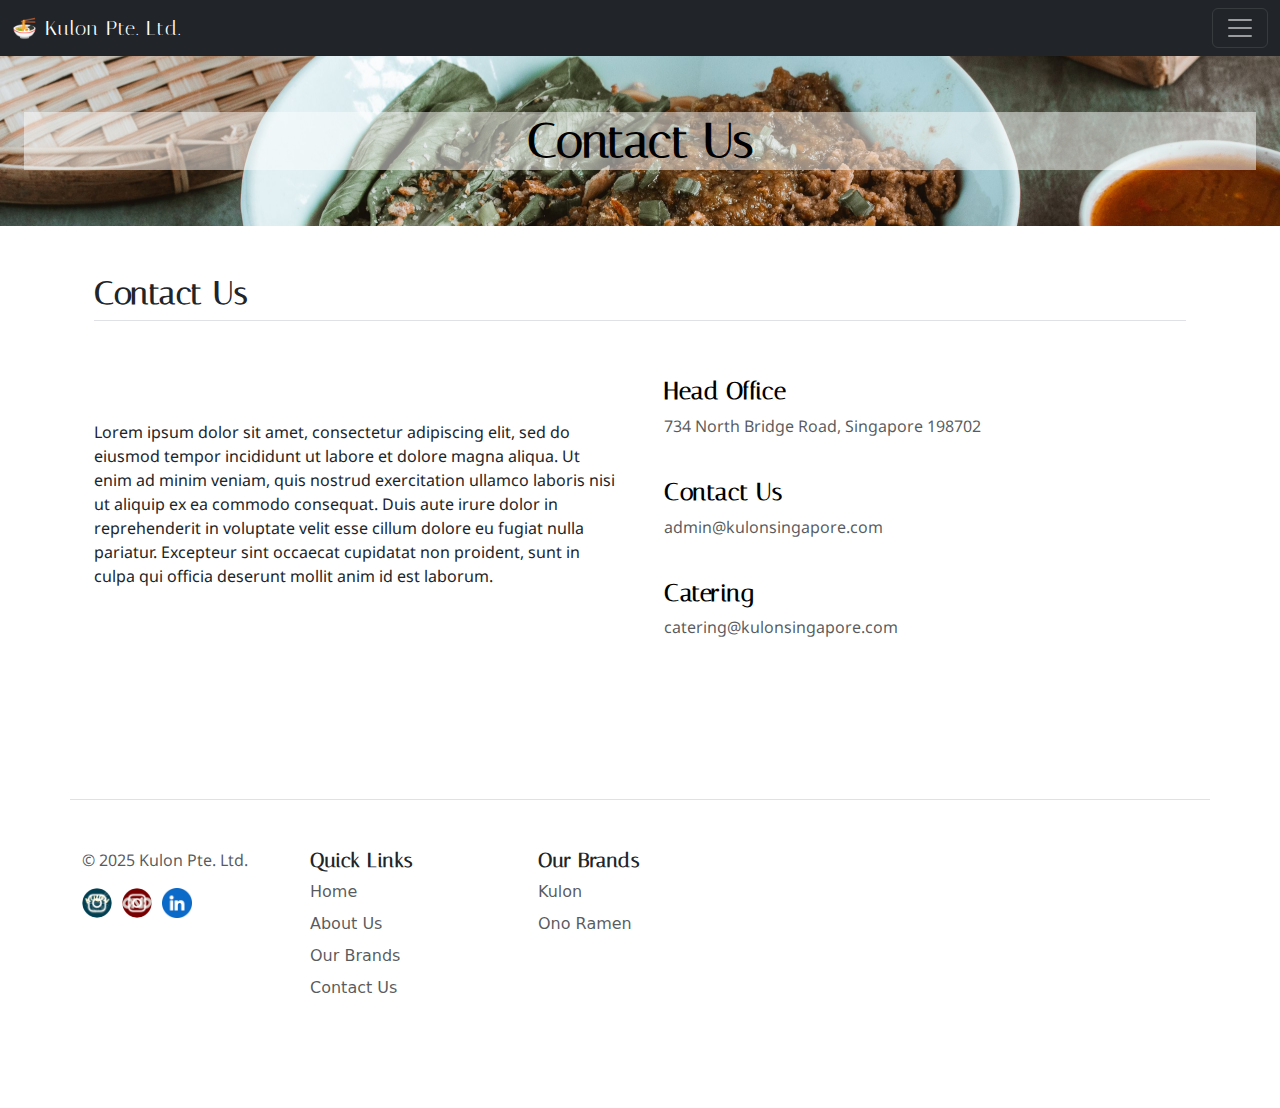
<file: contact-us.html>
<!DOCTYPE html>
<html lang="en">

<head>
  <meta charset="UTF-8">
  <meta name="viewport" content="width=device-width, initial-scale=1.0">
  <title>🍜 Kulon Pte. Ltd. - South East Asian Noodle Culture for Discerning Tastes</title>
  
  <!-- Add founder page -->

  <!-- Stylesheet, Bootstrap -->
  <link rel="stylesheet" href="css/style.css">
  <link href="https://cdn.jsdelivr.net/npm/bootstrap@5.3.3/dist/css/bootstrap.min.css" rel="stylesheet" integrity="sha384-QWTKZyjpPEjISv5WaRU9OFeRpok6YctnYmDr5pNlyT2bRjXh0JMhjY6hW+ALEwIH" crossorigin="anonymous">
  <script src="https://cdn.jsdelivr.net/npm/bootstrap@5.3.3/dist/js/bootstrap.bundle.min.js" integrity="sha384-YvpcrYf0tY3lHB60NNkmXc5s9fDVZLESaAA55NDzOxhy9GkcIdslK1eN7N6jIeHz" crossorigin="anonymous"></script>
  
  <!-- Fonts -->
  <link rel="preconnect" href="https://fonts.googleapis.com">
  <link rel="preconnect" href="https://fonts.gstatic.com" crossorigin>
  <link href="https://fonts.googleapis.com/css2?family=Italiana&family=Noto+Sans:ital,wght@0,100..900;1,100..900&display=swap" rel="stylesheet">
</head>

<body>
  <!-- Navbar -->
  <nav class="navbar navbar-dark bg-dark fixed-top" aria-label="First navbar example">
    <div class="container-fluid">
      <a class="navbar-brand navbar-brand-custom" href="index.html">🍜 Kulon Pte. Ltd.</a>
      <button class="navbar-toggler collapsed" type="button" data-bs-toggle="collapse" data-bs-target="#navbarsExample01" aria-controls="navbarsExample01" aria-expanded="false" aria-label="Toggle navigation">
        <span class="navbar-toggler-icon"></span>
      </button>

      <div class="navbar-collapse collapse" id="navbarsExample01" style="">
        <ul class="navbar-nav me-auto mb-2">
          <li class="nav-item">
            <a class="nav-link active" aria-current="page" href="index.html">Home</a>
          </li>
          <li class="nav-item">
            <a class="nav-link" href="about.html">About Us</a>
          </li>
          <li class="nav-item dropdown">
            <a class="nav-link dropdown-toggle" href="#brands" data-bs-toggle="dropdown" aria-expanded="false">Brands</a>
            <ul class="dropdown-menu">
              <li><a class="dropdown-item" href="kulon.html">Kulon Bakmi</a></li>
              <li><a class="dropdown-item" href="ono.html">Ono Ramen</a></li>
            </ul>
          </li>
          <!--
          <li class="nav-item">
            <a class="nav-link" href="#careers">Careers</a>
          </li>
          <li class="nav-item">
            <a class="nav-link" href="#media">Media</a>
          </li>
          -->
          <li class="nav-item">
            <a class="nav-link" href="contact-us.html">Contact Us</a>
          </li>
        </ul>
      </div>
    </div>
  </nav>

  <!-- Contact Us -->
  <section id="contact-us">
    <!--jumbotron px-4 py-5 my-5 text-center header-kulon-->
    <div class="jumbotron px-4 py-5 text-center header-kulon margin-top" style="background-image: url('images/brand-kulon.jpg');">
        <!--<img class="rounded-circle" src="images/logo-kulon.jpg" alt="Kulon Logo" width="100" height="100">-->
        <h1 class="display-5 fw-bold text-body-emphasis header-text margin-top">Contact Us</h1>
      <!--  <div class="col-lg-6 mx-auto">
          <p class="lead mb-4">30 Bali Lane</p>
        </div>
      -->        
    </div>
  </section>

  <!-- Contact Us -->
  <section id="contact-us">
    <div class="container px-4 py-5">
      <h2 class="pb-2 border-bottom fw-bold">Contact Us</h2>
  
      <div class="row row-cols-1 row-cols-md-2 align-items-md-center g-5 py-5">
        <div class="col d-flex flex-column align-items-start gap-2">
          <h2 class="fw-bold text-body-emphasis"></h2>
          <p>Lorem ipsum dolor sit amet, consectetur adipiscing elit, sed do eiusmod tempor incididunt ut labore et dolore magna aliqua. Ut enim ad minim veniam, quis nostrud exercitation ullamco laboris nisi ut aliquip ex ea commodo consequat. Duis aute irure dolor in reprehenderit in voluptate velit esse cillum dolore eu fugiat nulla pariatur. Excepteur sint occaecat cupidatat non proident, sunt in culpa qui officia deserunt mollit anim id est laborum.</p>
          <p class="text-body-secondary"> </p>
        </div>
  
        <div class="col">
          <div class="row row-cols-1 row-cols-sm-1 g-4">
              <div class="col d-flex flex-column gap-2">
                <h4 class="fw-semibold mb-0 text-body-emphasis">Head Office</h4>
                <p class="text-body-secondary">734 North Bridge Road, Singapore 198702</p>
              </div>

              <div class="col d-flex flex-column gap-2">
                <h4 class="fw-semibold mb-0 text-body-emphasis">Contact Us</h4>
                <a href="mailto:admin@kulonsingapore.com">
                  <p class="text-body-secondary">admin@kulonsingapore.com</p>
                </a>
              </div>

              <div class="col d-flex flex-column gap-2">
                <h4 class="fw-semibold mb-0 text-body-emphasis">Catering</h4>
                <a href="mailto:catering@kulonsingapore.com">
                  <p class="text-body-secondary">catering@kulonsingapore.com</p>
                </a>
              </div>
            </div>
          </div>
        </div>
      </div>
    </div>
  </section>

  <!-- Footer -->
  <section id="footer">
    <div class="container">
      <footer class="row row-cols-1 row-cols-sm-2 row-cols-md-5 py-5 my-5 border-top">
        <div class="col mb-3">
          <p class="text-body-secondary">© 2025 Kulon Pte. Ltd.</p>
          <a href="https://www.instagram.com/kulon.sg/" target="_blank" rel="noopener noreferrer" >
            <img src="images\icon-ig-kulon.png" class="rounded-circle footer-icon" width="30px" height="30px">
          </a>
          <a href="https://www.instagram.com/ono.ramen/" target="_blank" rel="noopener noreferrer" >
            <img src="images\icon-ig-ono.png" class="rounded-circle footer-icon" width="30px" height="30px">
          </a>
          <a href="https://www.linkedin.com/company/kulon-pte-ltd" target="_blank" rel="noopener noreferrer" >
            <img src="images\icon-linkedin.png" class="footer-icon" width="30px" height="30px">
          </a>
        </div>

        <div class="col mb-1">
          <h5 class="fw-bold">Quick Links</h5>
          <ul class="nav flex-column">
            <!--class="d-flex align-items-center mb-3 link-body-emphasis text-decoration-none"-->
            <li class="nav-item mb-2"><a href="index.html" class="nav-link p-0 text-body-secondary">Home</a></li>
            <li class="nav-item mb-2"><a href="about.html" class="nav-link p-0 text-body-secondary">About Us</a></li>
            <li class="nav-item mb-2"><a href="brands.html" class="nav-link p-0 text-body-secondary">Our Brands</a></li>
            <!--
            <li class="nav-item mb-2"><a href="#careers" class="nav-link p-0 text-body-secondary">Careers</a></li>
            <li class="nav-item mb-2"><a href="#media" class="nav-link p-0 text-body-secondary">Media</a></li>
            -->
            <li class="nav-item mb-2"><a href="contact-us.html" class="nav-link p-0 text-body-secondary">Contact Us</a></li>
          </ul>
        </div>

        <div class="col mb-1">
          <h5 class="fw-bold">Our Brands</h5>
          <ul class="nav flex-column">
            <li class="nav-item mb-2"><a href="kulon.html" class="nav-link p-0 text-body-secondary">Kulon</a></li>
            <li class="nav-item mb-2"><a href="ono.html" class="nav-link p-0 text-body-secondary">Ono Ramen</a></li>
          </ul>
        </div>

      </footer>
    </div>
  </section>
</body>

</html>
</file>
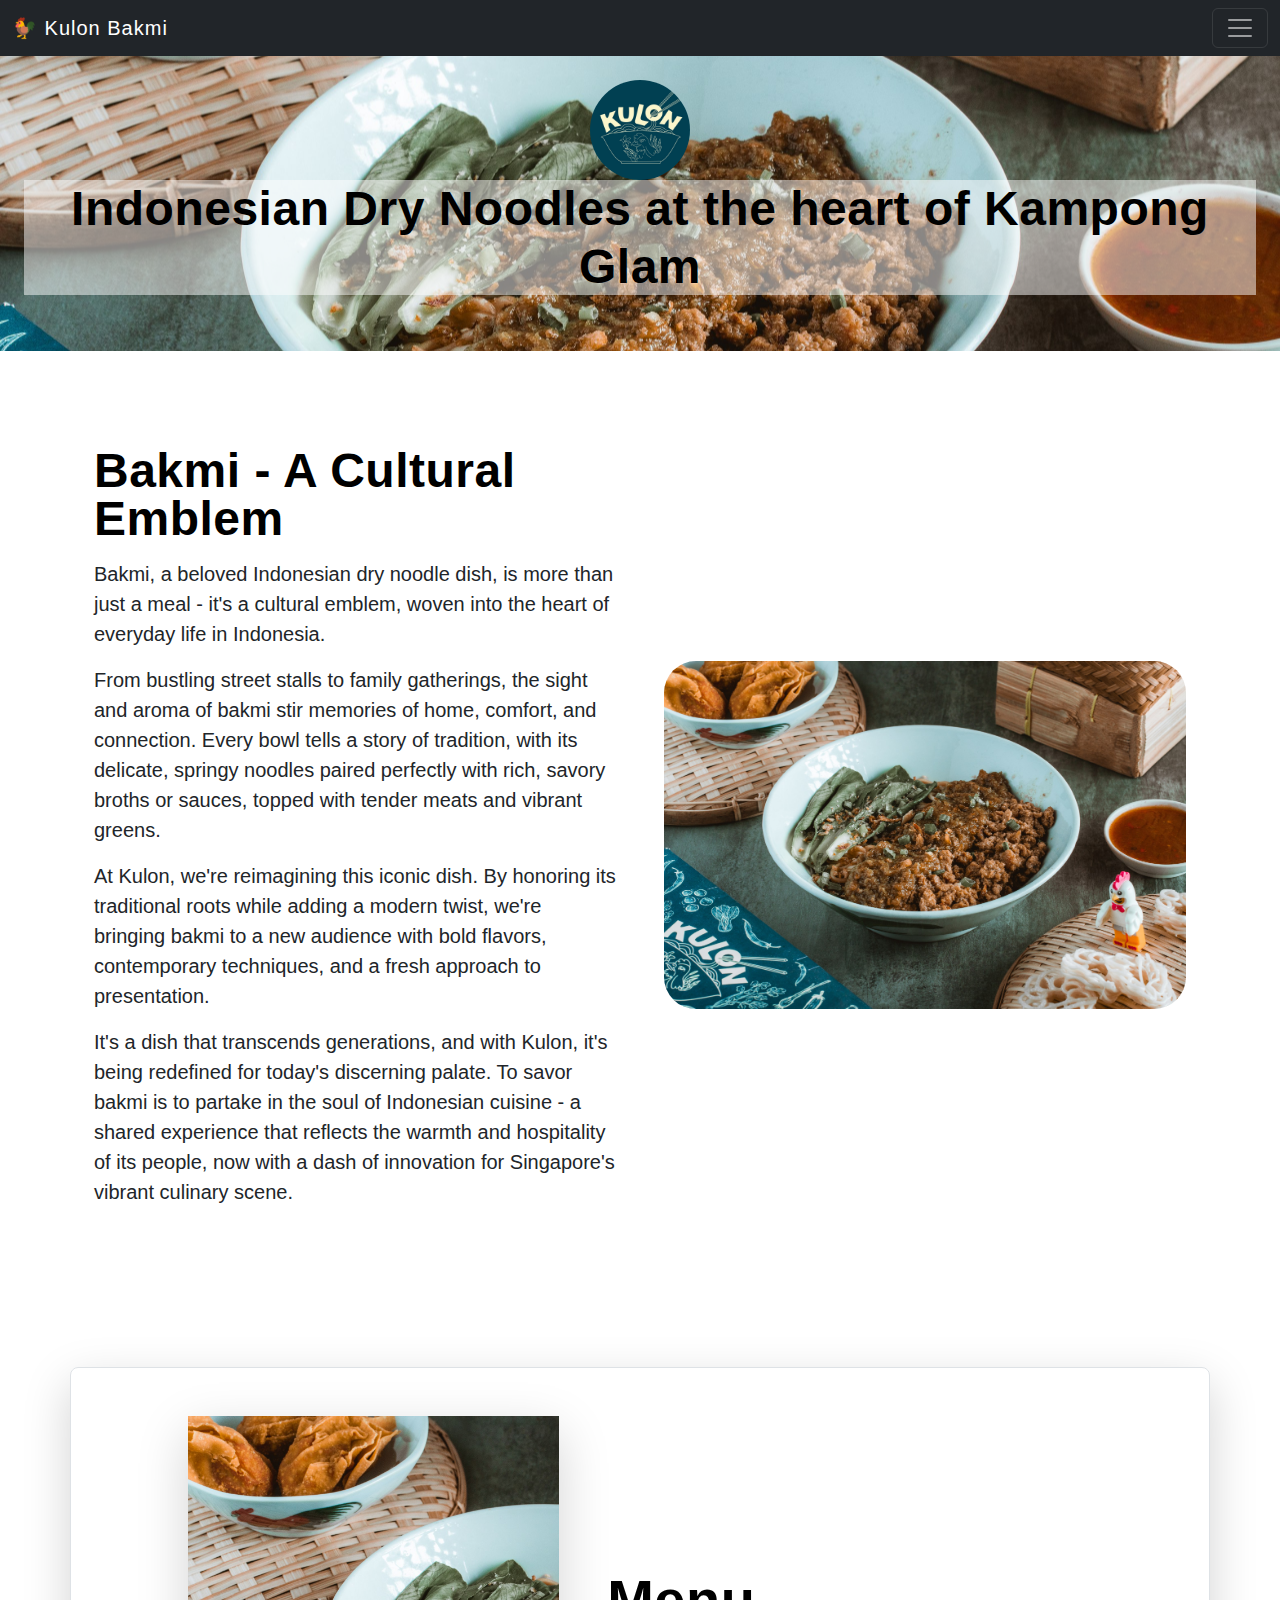
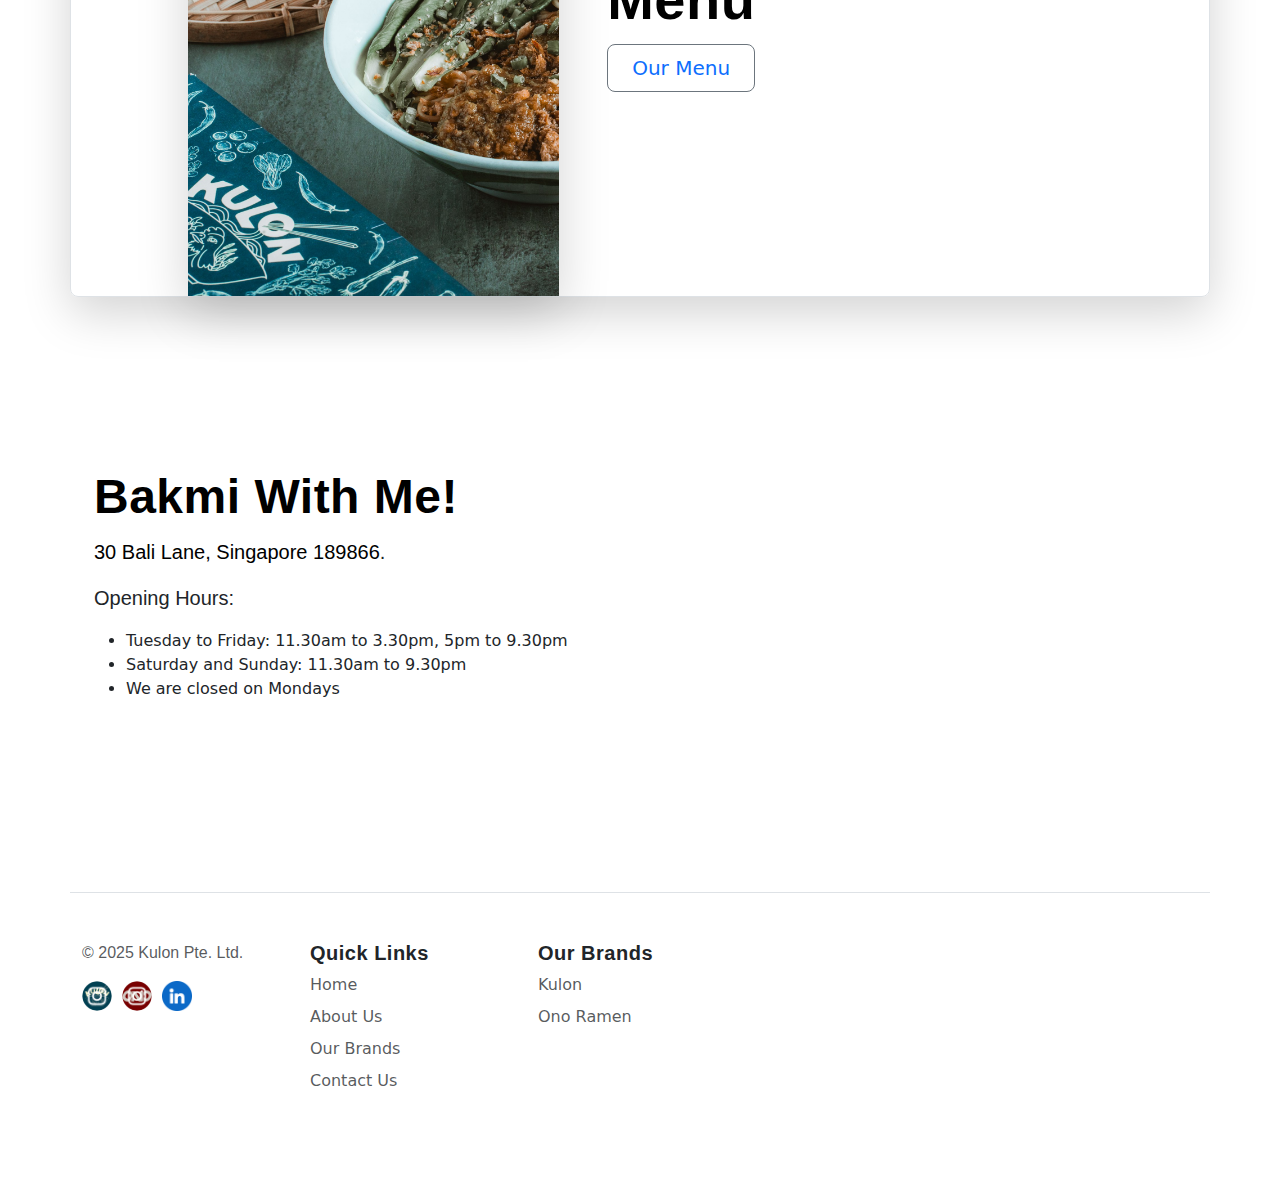
<file: kulon.html>
<!DOCTYPE html>
<html lang="en">

<head>
  <meta charset="UTF-8">
  <meta name="viewport" content="width=device-width, initial-scale=1.0">
  <title>🐓 Kulon Bakmi - Indonesian Dry Noodles at the Heart of Kampong Glam</title>
  <link rel="stylesheet" href="css/style.css">
  <link href="https://cdn.jsdelivr.net/npm/bootstrap@5.3.3/dist/css/bootstrap.min.css" rel="stylesheet" integrity="sha384-QWTKZyjpPEjISv5WaRU9OFeRpok6YctnYmDr5pNlyT2bRjXh0JMhjY6hW+ALEwIH" crossorigin="anonymous">
  <script src="https://cdn.jsdelivr.net/npm/bootstrap@5.3.3/dist/js/bootstrap.bundle.min.js" integrity="sha384-YvpcrYf0tY3lHB60NNkmXc5s9fDVZLESaAA55NDzOxhy9GkcIdslK1eN7N6jIeHz" crossorigin="anonymous"></script>
</head>

<body>
  <!-- Navbar -->
  <nav class="navbar navbar-dark bg-dark fixed-top" aria-label="First navbar example">
    <div class="container-fluid">
      <a class="navbar-brand navbar-brand-custom" href="index.html">🐓 Kulon Bakmi</a>
      <button class="navbar-toggler collapsed" type="button" data-bs-toggle="collapse" data-bs-target="#navbarsExample01" aria-controls="navbarsExample01" aria-expanded="false" aria-label="Toggle navigation">
        <span class="navbar-toggler-icon"></span>
      </button>

      <div class="navbar-collapse collapse" id="navbarsExample01" style="">
        <ul class="navbar-nav me-auto mb-2">
          <li class="nav-item">
            <a class="nav-link active" aria-current="page" href="index.html">Home</a>
          </li>
          <li class="nav-item">
            <a class="nav-link" href="about.html">About Us</a>
          </li>
          <li class="nav-item dropdown">
            <a class="nav-link dropdown-toggle" href="#brands" data-bs-toggle="dropdown" aria-expanded="false">Brands</a>
            <ul class="dropdown-menu">
              <li><a class="dropdown-item" href="kulon.html">Kulon Bakmi</a></li>
              <li><a class="dropdown-item" href="ono.html">Ono Ramen</a></li>
            </ul>
          </li>
          <!--
          <li class="nav-item">
            <a class="nav-link" href="#careers">Careers</a>
          </li>
          <li class="nav-item">
            <a class="nav-link" href="#media">Media</a>
          </li>
          -->
          <li class="nav-item">
            <a class="nav-link" href="contact-us.html">Contact Us</a>
          </li>
        </ul>
      </div>
    </div>
  </nav>

  <!-- About Us -->
  <section id="about-us">
    <!--jumbotron px-4 py-5 my-5 text-center header-kulon-->
    <div class="jumbotron px-4 py-5 text-center header-kulon margin-top" style="background-image: url('images/brand-kulon.jpg');">
        <img class="rounded-circle" src="images/logo-kulon.jpg" alt="Kulon Logo" width="100" height="100">
        <h1 class="display-5 fw-bold text-body-emphasis header-text">Indonesian Dry Noodles at the heart of Kampong Glam</h1>
      <!--  <div class="col-lg-6 mx-auto">
          <p class="lead mb-4">30 Bali Lane</p>
        </div>
      -->        
    </div>
  </section>

  <!-- Our Food -->
  <section id="our-food">
    <div class="container col-xxl-8 px-4 py-5">
        <div class="row flex-lg-row-reverse align-items-center g-5 py-5">
          <div class="col-10 col-sm-8 col-lg-6">
            <img src="images/brand-kulon.jpg" class="d-block mx-lg-auto img-fluid rounded-5" alt="Kulon Food" width="700" height="500" loading="lazy">
          </div>
          <div class="col-lg-6">
            <h1 class="display-5 fw-bold text-body-emphasis lh-1 mb-3">Bakmi - A Cultural Emblem</h1>
            <p class="lead">Bakmi, a beloved Indonesian dry noodle dish, is more than just a meal - it's a cultural emblem, woven into the heart of everyday life in Indonesia.</p>
            <p class="lead">From bustling street stalls to family gatherings, the sight and aroma of bakmi stir memories of home, comfort, and connection. Every bowl tells a story of tradition, with its delicate, springy noodles paired perfectly with rich, savory broths or sauces, topped with tender meats and vibrant greens.</p>
            <p class="lead">At Kulon, we're reimagining this iconic dish. By honoring its traditional roots while adding a modern twist, we're bringing bakmi to a new audience with bold flavors, contemporary techniques, and a fresh approach to presentation.</p>
            <p class="lead">It's a dish that transcends generations, and with Kulon, it's being redefined for today's discerning palate. To savor bakmi is to partake in the soul of Indonesian cuisine - a shared experience that reflects the warmth and hospitality of its people, now with a dash of innovation for Singapore's vibrant culinary scene.</p>
          </div>
        </div>
      </div>
  </section>

  <!-- Menu -->
  <section id="menu">
    <div class="container my-5">
        <div class="row p-4 pb-0 pe-lg-0 pt-lg-5 align-items-center rounded-3 border shadow-lg">
            <div class="col-lg-4 offset-lg-1 p-0 overflow-hidden shadow-lg">
                <img class="rounded-lg-3" src="images/brand-kulon.jpg" alt="" width="720">
            </div>
            <div class="col-lg-7 p-3 p-lg-5 pt-lg-3">
                <h1 class="display-4 fw-bold lh-1 text-body-emphasis">Menu</h1>
                <p class="lead"></p>
                <div class="d-grid gap-2 d-md-flex justify-content-md-start mb-4 mb-lg-3">
                <button type="button" class="btn btn-outline-secondary btn-lg px-4"><a href="menu\menu-kulon.pdf" target="_blank" title="Read PDF">Our Menu</a></button>
                </div>
            </div>
        </div>
      </div>  </section>

  <!-- Address -->
  <section id="address">
    <div class="container col-xxl-8 px-4 py-5">
        <div class="row flex-lg-row-reverse align-items-center g-5 py-5">
            <div class="col-10 col-sm-8 col-lg-6">
                <iframe src="https://www.google.com/maps/embed?pb=!1m18!1m12!1m3!1d4731.493576238638!2d103.85582547567913!3d1.301230861728724!2m3!1f0!2f0!3f0!3m2!1i1024!2i768!4f13.1!3m3!1m2!1s0x31da19b412e46883%3A0xa427c00a224fab63!2sKULON!5e1!3m2!1sen!2ssg!4v1729437148825!5m2!1sen!2ssg" width="400" height="300" style="border:0;" allowfullscreen="" loading="lazy" referrerpolicy="no-referrer-when-downgrade"></iframe>
            </div>
            <div class="col-lg-6">
                <h1 class="display-5 fw-bold text-body-emphasis lh-1 mb-3">Bakmi With Me!</h1>
                <p class="lead"><a href="https://maps.app.goo.gl/qwNGRNyLunwdMA7UA" class="hyperlink-custom" target="_blank" rel="noopener noreferrer">30 Bali Lane, Singapore 189866</a>.</p>
                <p class="lead">Opening Hours:</p>
                <ul>
                  <li>Tuesday to Friday: 11.30am to 3.30pm, 5pm to 9.30pm</li>
                  <li>Saturday and Sunday: 11.30am to 9.30pm</li>
                  <li>We are closed on Mondays</li>
                </ul>
            </div>
        </div>
      </div>
  </section>

  <!-- Footer -->
  <section id="footer">
    <div class="container">
      <footer class="row row-cols-1 row-cols-sm-2 row-cols-md-5 py-5 my-5 border-top">
        <div class="col mb-3">
          <p class="text-body-secondary">© 2025 Kulon Pte. Ltd.</p>
          <a href="https://www.instagram.com/kulon.sg/" target="_blank" rel="noopener noreferrer" >
            <img src="images\icon-ig-kulon.png" class="rounded-circle footer-icon" width="30px" height="30px">
          </a>
          <a href="https://www.instagram.com/ono.ramen/" target="_blank" rel="noopener noreferrer" >
            <img src="images\icon-ig-ono.png" class="rounded-circle footer-icon" width="30px" height="30px">
          </a>
          <a href="https://www.linkedin.com/company/kulon-pte-ltd" target="_blank" rel="noopener noreferrer" >
            <img src="images\icon-linkedin.png" class="footer-icon" width="30px" height="30px">
          </a>
        </div>

        <div class="col mb-1">
          <h5 class="fw-bold">Quick Links</h5>
          <ul class="nav flex-column">
            <!--class="d-flex align-items-center mb-3 link-body-emphasis text-decoration-none"-->
            <li class="nav-item mb-2"><a href="index.html" class="nav-link p-0 text-body-secondary">Home</a></li>
            <li class="nav-item mb-2"><a href="about.html" class="nav-link p-0 text-body-secondary">About Us</a></li>
            <li class="nav-item mb-2"><a href="brands.html" class="nav-link p-0 text-body-secondary">Our Brands</a></li>
            <!--
            <li class="nav-item mb-2"><a href="#careers" class="nav-link p-0 text-body-secondary">Careers</a></li>
            <li class="nav-item mb-2"><a href="#media" class="nav-link p-0 text-body-secondary">Media</a></li>
            -->
            <li class="nav-item mb-2"><a href="contact-us.html" class="nav-link p-0 text-body-secondary">Contact Us</a></li>
          </ul>
        </div>

        <div class="col mb-1">
          <h5 class="fw-bold">Our Brands</h5>
          <ul class="nav flex-column">
            <li class="nav-item mb-2"><a href="kulon.html" class="nav-link p-0 text-body-secondary">Kulon</a></li>
            <li class="nav-item mb-2"><a href="ono.html" class="nav-link p-0 text-body-secondary">Ono Ramen</a></li>
          </ul>
        </div>

      </footer>
    </div>
  </section>
</body>

</html>
</file>
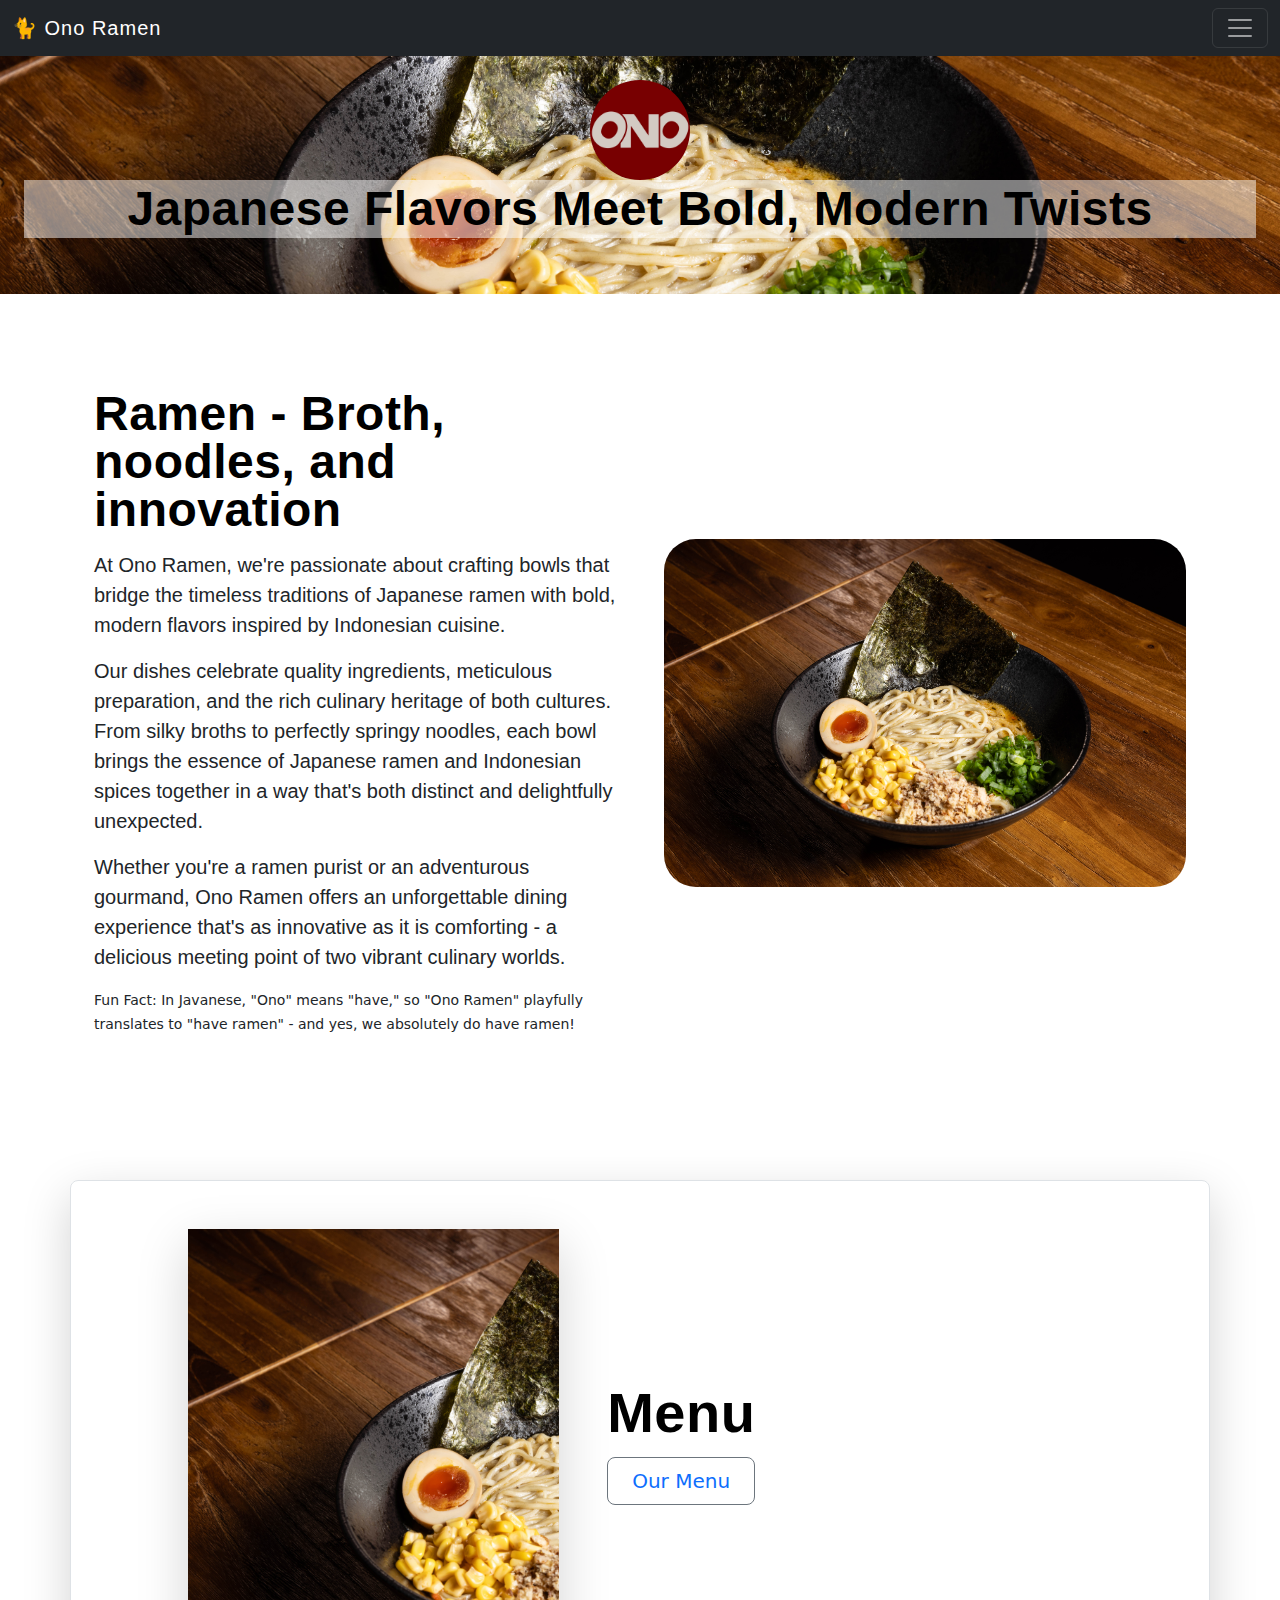
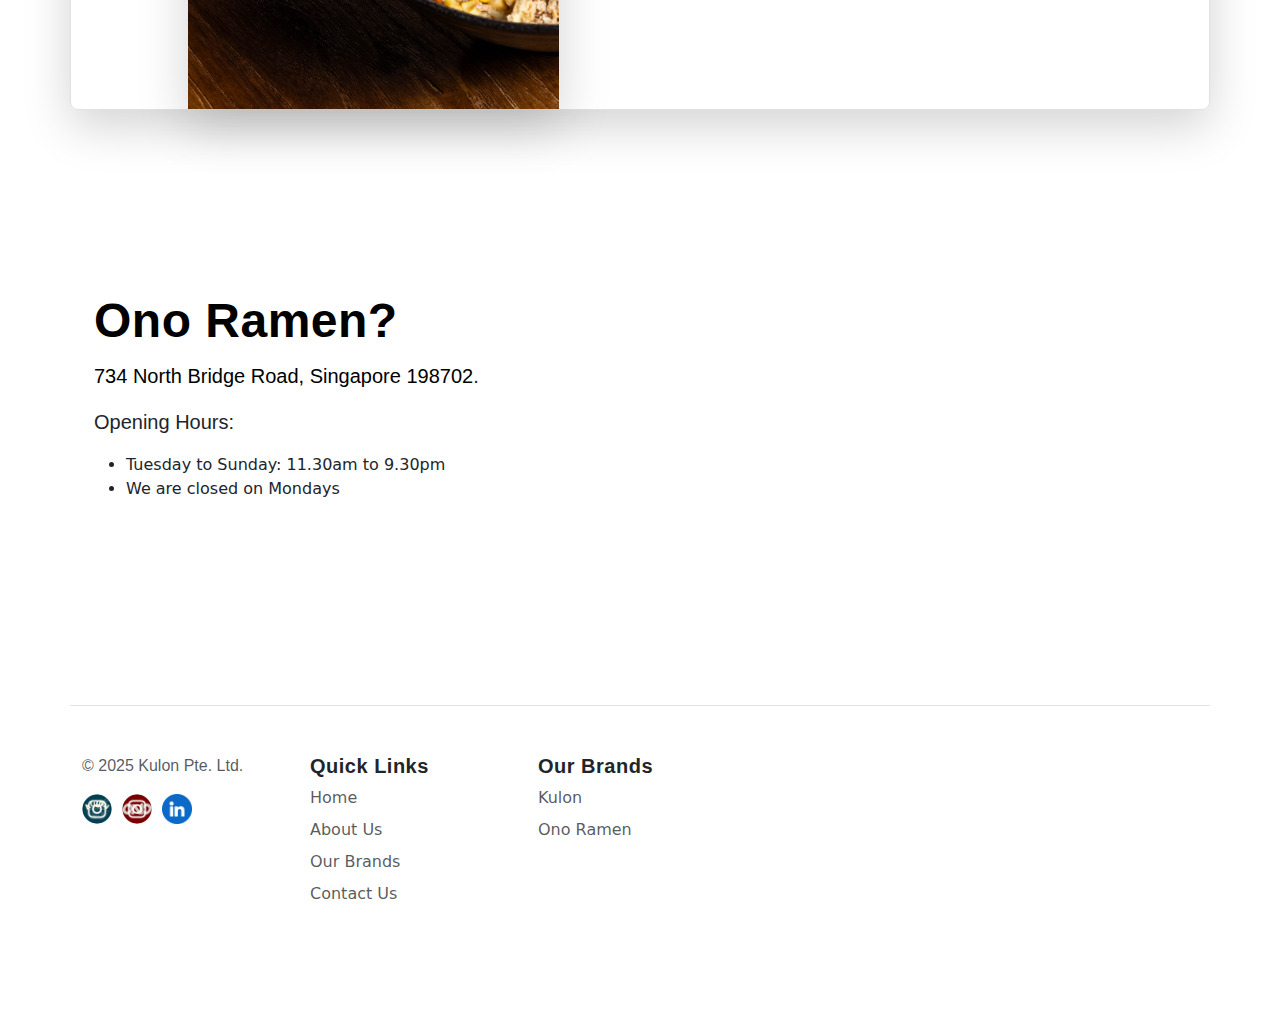
<file: ono.html>
<!DOCTYPE html>
<html lang="en">

<head>
  <meta charset="UTF-8">
  <meta name="viewport" content="width=device-width, initial-scale=1.0">
  <title>🐈 Ono Ramen - Japanese Flavors Meet Bold, Modern Twists</title>
  <link rel="stylesheet" href="css/style.css">
  <link href="https://cdn.jsdelivr.net/npm/bootstrap@5.3.3/dist/css/bootstrap.min.css" rel="stylesheet" integrity="sha384-QWTKZyjpPEjISv5WaRU9OFeRpok6YctnYmDr5pNlyT2bRjXh0JMhjY6hW+ALEwIH" crossorigin="anonymous">
  <script src="https://cdn.jsdelivr.net/npm/bootstrap@5.3.3/dist/js/bootstrap.bundle.min.js" integrity="sha384-YvpcrYf0tY3lHB60NNkmXc5s9fDVZLESaAA55NDzOxhy9GkcIdslK1eN7N6jIeHz" crossorigin="anonymous"></script>
</head>

<body>
  <!-- Navbar -->
  <nav class="navbar navbar-dark bg-dark fixed-top" aria-label="First navbar example">
    <div class="container-fluid">
      <a class="navbar-brand navbar-brand-custom" href="index.html">🐈 Ono Ramen</a>
      <button class="navbar-toggler collapsed" type="button" data-bs-toggle="collapse" data-bs-target="#navbarsExample01" aria-controls="navbarsExample01" aria-expanded="false" aria-label="Toggle navigation">
        <span class="navbar-toggler-icon"></span>
      </button>

      <div class="navbar-collapse collapse" id="navbarsExample01" style="">
        <ul class="navbar-nav me-auto mb-2">
          <li class="nav-item">
            <a class="nav-link active" aria-current="page" href="index.html">Home</a>
          </li>
          <li class="nav-item">
            <a class="nav-link" href="about.html">About Us</a>
          </li>
          <li class="nav-item dropdown">
            <a class="nav-link dropdown-toggle" href="#brands" data-bs-toggle="dropdown" aria-expanded="false">Brands</a>
            <ul class="dropdown-menu">
              <li><a class="dropdown-item" href="kulon.html">Kulon Bakmi</a></li>
              <li><a class="dropdown-item" href="ono.html">Ono Ramen</a></li>
            </ul>
          </li>
          <!--
          <li class="nav-item">
            <a class="nav-link" href="#careers">Careers</a>
          </li>
          <li class="nav-item">
            <a class="nav-link" href="#media">Media</a>
          </li>
          -->
          <li class="nav-item">
            <a class="nav-link" href="contact-us.html">Contact Us</a>
          </li>
        </ul>
      </div>
    </div>
  </nav>

  <!-- About Us -->
  <section id="about-us">
    <!--jumbotron px-4 py-5 my-5 text-center-->
    <div class="jumbotron px-4 py-5 text-center header-ono margin-top" style="background-image: url('images/brand-ono.jpg');">
        <img class="rounded-circle" src="images/logo-ono.jpg" alt="Ono Logo" width="100" height="100">
        <h1 class="display-5 fw-bold text-body-emphasis header-text">Japanese Flavors Meet Bold, Modern Twists</h1>
        <!--<div class="col-lg-6 mx-auto">
          <p class="lead mb-4">Indonesian Dry Noodles at the heart of Kampong Glam</p>
        </div>
        -->
    </div>
  </section>

  <!-- Our Food -->
  <section id="our-food">
    <div class="container col-xxl-8 px-4 py-5">
        <div class="row flex-lg-row-reverse align-items-center g-5 py-5">
          <div class="col-10 col-sm-8 col-lg-6">
            <img src="images/brand-ono.jpg" class="d-block mx-lg-auto img-fluid rounded-5" alt="Kulon Food" width="700" height="500" loading="lazy">
          </div>
          <div class="col-lg-6">
            <h1 class="display-5 fw-bold text-body-emphasis lh-1 mb-3">Ramen - Broth, noodles, and innovation</h1>
            <p class="lead">At Ono Ramen, we're passionate about crafting bowls that bridge the timeless traditions of Japanese ramen with bold, modern flavors inspired by Indonesian cuisine.</p>
            <p class="lead">Our dishes celebrate quality ingredients, meticulous preparation, and the rich culinary heritage of both cultures. From silky broths to perfectly springy noodles, each bowl brings the essence of Japanese ramen and Indonesian spices together in a way that's both distinct and delightfully unexpected.</p>
            <p class="lead">Whether you're a ramen purist or an adventurous gourmand, Ono Ramen offers an unforgettable dining experience that's as innovative as it is comforting - a delicious meeting point of two vibrant culinary worlds.</p>
            <small>Fun Fact: In Javanese, "Ono" means "have," so "Ono Ramen" playfully translates to "have ramen" - and yes, we absolutely do have ramen!</small>
          </div>
        </div>
      </div>
  </section>

  <!-- Menu -->
  <section id="menu">
    <div class="container my-5">
        <div class="row p-4 pb-0 pe-lg-0 pt-lg-5 align-items-center rounded-3 border shadow-lg">
            <div class="col-lg-4 offset-lg-1 p-0 overflow-hidden shadow-lg">
                <img class="rounded-lg-3 menu-ono-image" src="images/brand-ono.jpg" alt="Ono Menu Cover" width="720">
            </div>
            <div class="col-lg-7 p-3 p-lg-5 pt-lg-3">
                <h1 class="display-4 fw-bold lh-1 text-body-emphasis">Menu</h1>
                <p class="lead"></p>
                <div class="d-grid gap-2 d-md-flex justify-content-md-start mb-4 mb-lg-3">
                  <button type="button" class="btn btn-outline-secondary btn-lg px-4"><a href="menu\menu-ono.pdf" target="_blank" title="Read PDF">Our Menu</a></button>
                </div>
            </div>
        </div>
      </div>
    </section>

  <!-- Address -->
  <section id="address">
    <div class="container col-xxl-8 px-4 py-5">
        <div class="row flex-lg-row-reverse align-items-center g-5 py-5">
            <div class="col-10 col-sm-8 col-lg-6">
              <iframe src="https://www.google.com/maps/embed?pb=!1m18!1m12!1m3!1d4731.49059098672!2d103.85662007567923!3d1.3028213617237305!2m3!1f0!2f0!3f0!3m2!1i1024!2i768!4f13.1!3m3!1m2!1s0x31da19ac57fbfc01%3A0xdafd9bee332ec9f5!2sOno%20Ramen!5e1!3m2!1sen!2ssg!4v1737745340471!5m2!1sen!2ssg" width="400" height="300" style="border:0;" allowfullscreen="" loading="lazy" referrerpolicy="no-referrer-when-downgrade"></iframe>
            </div>
            <div class="col-lg-6">
                <h1 class="display-5 fw-bold text-body-emphasis lh-1 mb-3">Ono Ramen?</h1>
                <p class="lead"><a href="https://maps.app.goo.gl/ST7ZYTTN6GVxyrjC7" class="hyperlink-custom" target="_blank" rel="noopener noreferrer">734 North Bridge Road, Singapore 198702</a>.</p>
                <p class="lead">Opening Hours:</p>
                <ul>
                  <li>Tuesday to Sunday: 11.30am to 9.30pm</li>
                  <li>We are closed on Mondays</li>
                </ul>
            </div>
        </div>
      </div>
  </section>

    <!-- Footer -->
    <section id="footer">
      <div class="container">
        <footer class="row row-cols-1 row-cols-sm-2 row-cols-md-5 py-5 my-5 border-top">
          <div class="col mb-3">
            <p class="text-body-secondary">© 2025 Kulon Pte. Ltd.</p>
            <a href="https://www.instagram.com/kulon.sg/" target="_blank" rel="noopener noreferrer" >
              <img src="images\icon-ig-kulon.png" class="rounded-circle footer-icon" width="30px" height="30px">
            </a>
            <a href="https://www.instagram.com/ono.ramen/" target="_blank" rel="noopener noreferrer" >
              <img src="images\icon-ig-ono.png" class="rounded-circle footer-icon" width="30px" height="30px">
            </a>
            <a href="https://www.linkedin.com/company/kulon-pte-ltd" target="_blank" rel="noopener noreferrer" >
              <img src="images\icon-linkedin.png" class="footer-icon" width="30px" height="30px">
            </a>
          </div>
  
          <div class="col mb-1">
            <h5 class="fw-bold">Quick Links</h5>
            <ul class="nav flex-column">
              <!--class="d-flex align-items-center mb-3 link-body-emphasis text-decoration-none"-->
              <li class="nav-item mb-2"><a href="index.html" class="nav-link p-0 text-body-secondary">Home</a></li>
              <li class="nav-item mb-2"><a href="about.html" class="nav-link p-0 text-body-secondary">About Us</a></li>
              <li class="nav-item mb-2"><a href="brands.html" class="nav-link p-0 text-body-secondary">Our Brands</a></li>
              <!--
              <li class="nav-item mb-2"><a href="#careers" class="nav-link p-0 text-body-secondary">Careers</a></li>
              <li class="nav-item mb-2"><a href="#media" class="nav-link p-0 text-body-secondary">Media</a></li>
              -->
              <li class="nav-item mb-2"><a href="contact-us.html" class="nav-link p-0 text-body-secondary">Contact Us</a></li>
            </ul>
          </div>
  
          <div class="col mb-1">
            <h5 class="fw-bold">Our Brands</h5>
            <ul class="nav flex-column">
              <li class="nav-item mb-2"><a href="kulon.html" class="nav-link p-0 text-body-secondary">Kulon</a></li>
              <li class="nav-item mb-2"><a href="ono.html" class="nav-link p-0 text-body-secondary">Ono Ramen</a></li>
            </ul>
          </div>
  
        </footer>
      </div>
    </section>
</body>

</html>
</file>
<file: css/style.css>
/* Animated background colors */
.gradient-background {
  background: linear-gradient(300deg, #00bfff, #ff4c68, #ef8172);
  background-size: 180% 180%;
  animation: gradient-animation 18s ease infinite;
}

@keyframes gradient-animation {
  0% {
    background-position: 0% 50%;
  }
  50% {
    background-position: 100% 50%;
  }
  100% {
    background-position: 0% 50%;
  }
}

/* For removing unsightly hyperlink blue lines */
a:-webkit-any-link{
  text-decoration:none !important;
}

/* Elements */
html {
  scroll-behavior: smooth;
}

h1 {
  font-family: "Italiana", sans-serif;
  letter-spacing: 0.5px;
}

h2, h3, h4, h5 {
  font-family: "Italiana", sans-serif;
  letter-spacing: 0.5px;
}

p {
  font-family: "Noto Sans", sans-serif;
}

/* Fonts */
.italiana-regular {
  font-family: "Italiana", sans-serif;
  font-weight: 400;
  font-style: normal;
}

/*
 <uniquifier>: Use a unique and descriptive class name
 <weight>: Use a value from 100 to 900
*/

.noto-sans-font {
  font-family: "Noto Sans", sans-serif;
  font-optical-sizing: auto;
  font-weight: 500;
  font-style: normal;
  font-variation-settings:
    "wdth" 100;
}

/* Others */

.navbar-brand-custom {
  font-family: "Italiana", sans-serif;
  letter-spacing: 1px;
}

.icon-square {
  width: 3rem;
  height: 3rem;
  border-radius: 0.75rem;
}

.profile-img {
  height: 100px;
  border-radius: 50%;
}

.jumbotron {
  background-size: cover;
  height: 100%;
}

.img {
  border-radius: 50%;
}

.header-jumbotron {
/*  background-position: center center;*/
  background-repeat: no-repeat;
  background-size: cover;
}

.jumbotron-image {
  object-position: 0% 50%;
  object-fit: cover;
  border-radius: 50px;
}

.header-kulon {
  background-position: 0% 35%;
  margin-top: 0rem;
}

.header-ono {
  background-position: 0% 45%;
  margin-top: 0rem;
}

.header-text {
  background-color: rgba(253,253,253,0.5)
}

.menu-ono-image {
  object-fit: cover;
  object-position: 60% 40%;
}

.margin-top {
  margin-top: 2rem;
}

.footer-icon {
  margin-right: 5px;
}

.brand-text {
  background-color: rgba(3,3,3,0.5);
}

.carousel-image {
  border-radius: 50px;
}

.hyperlink-custom {
  color: black;
}
</file>
